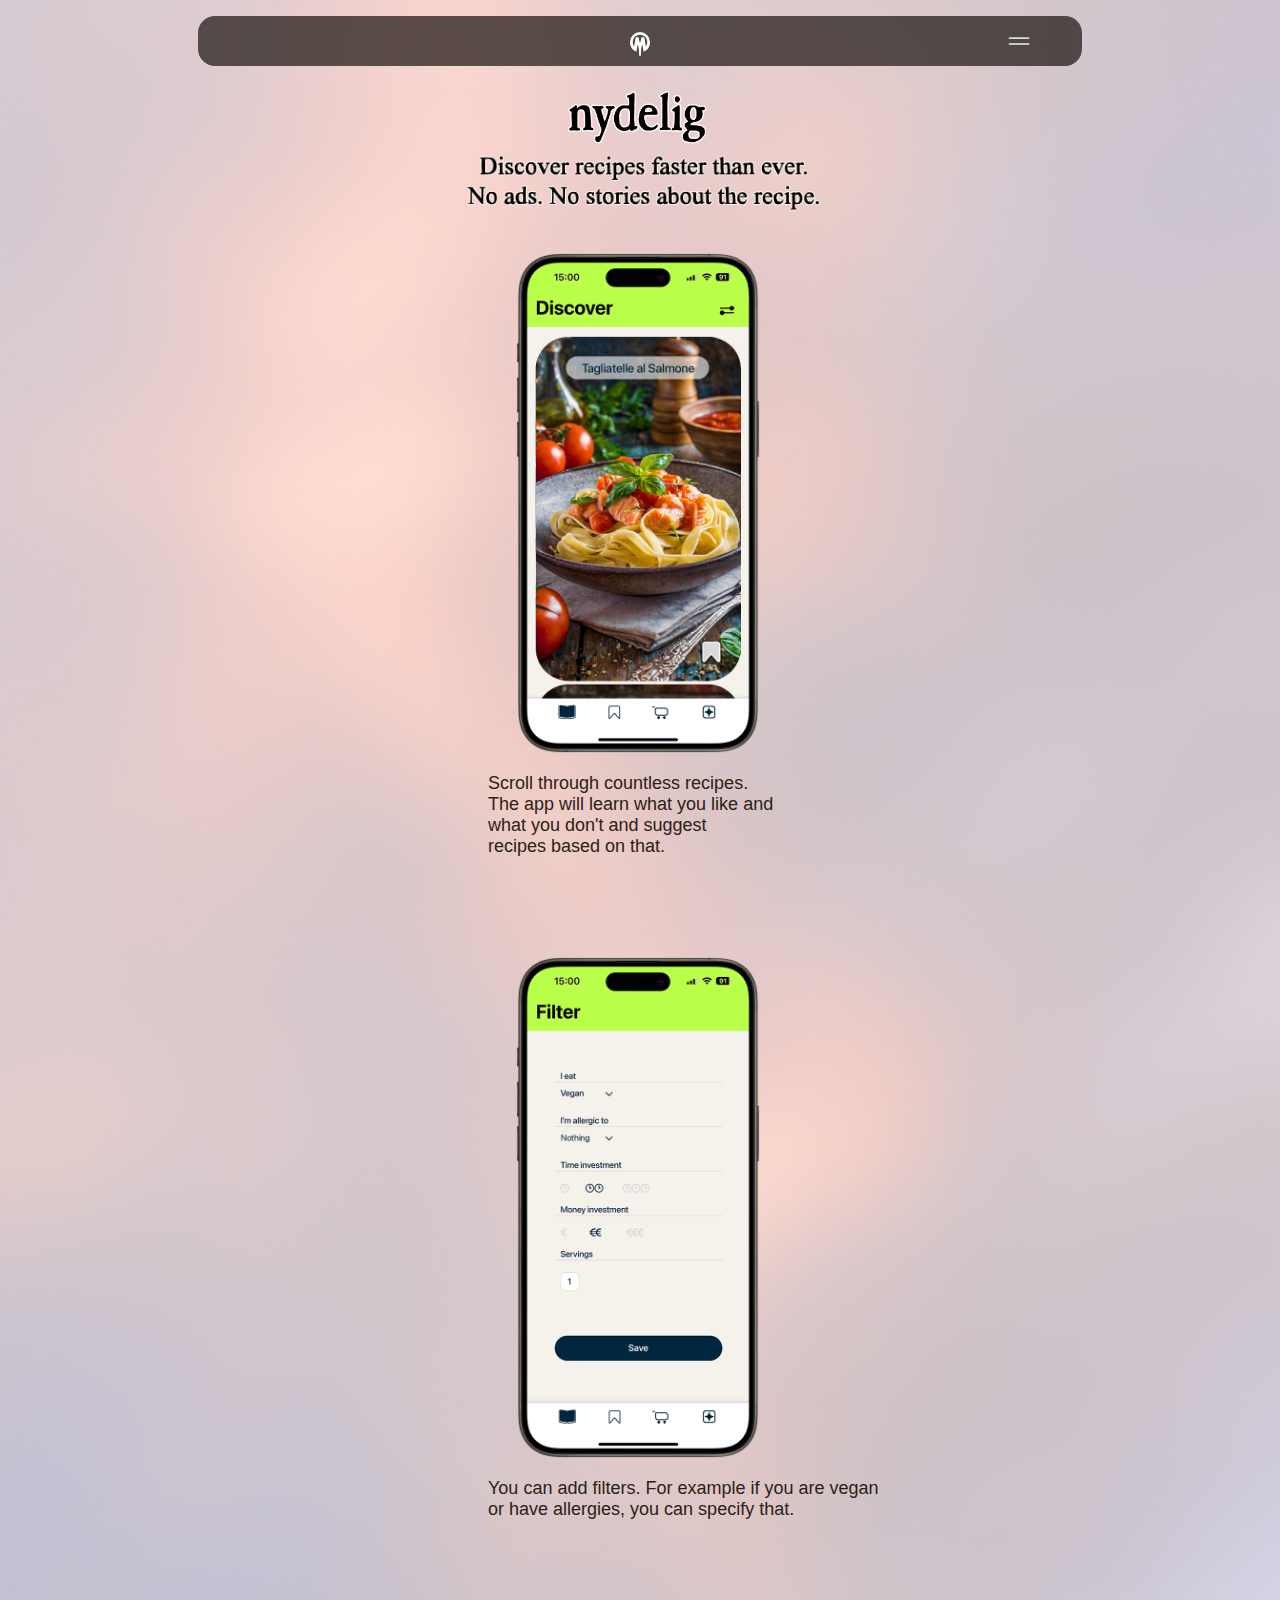
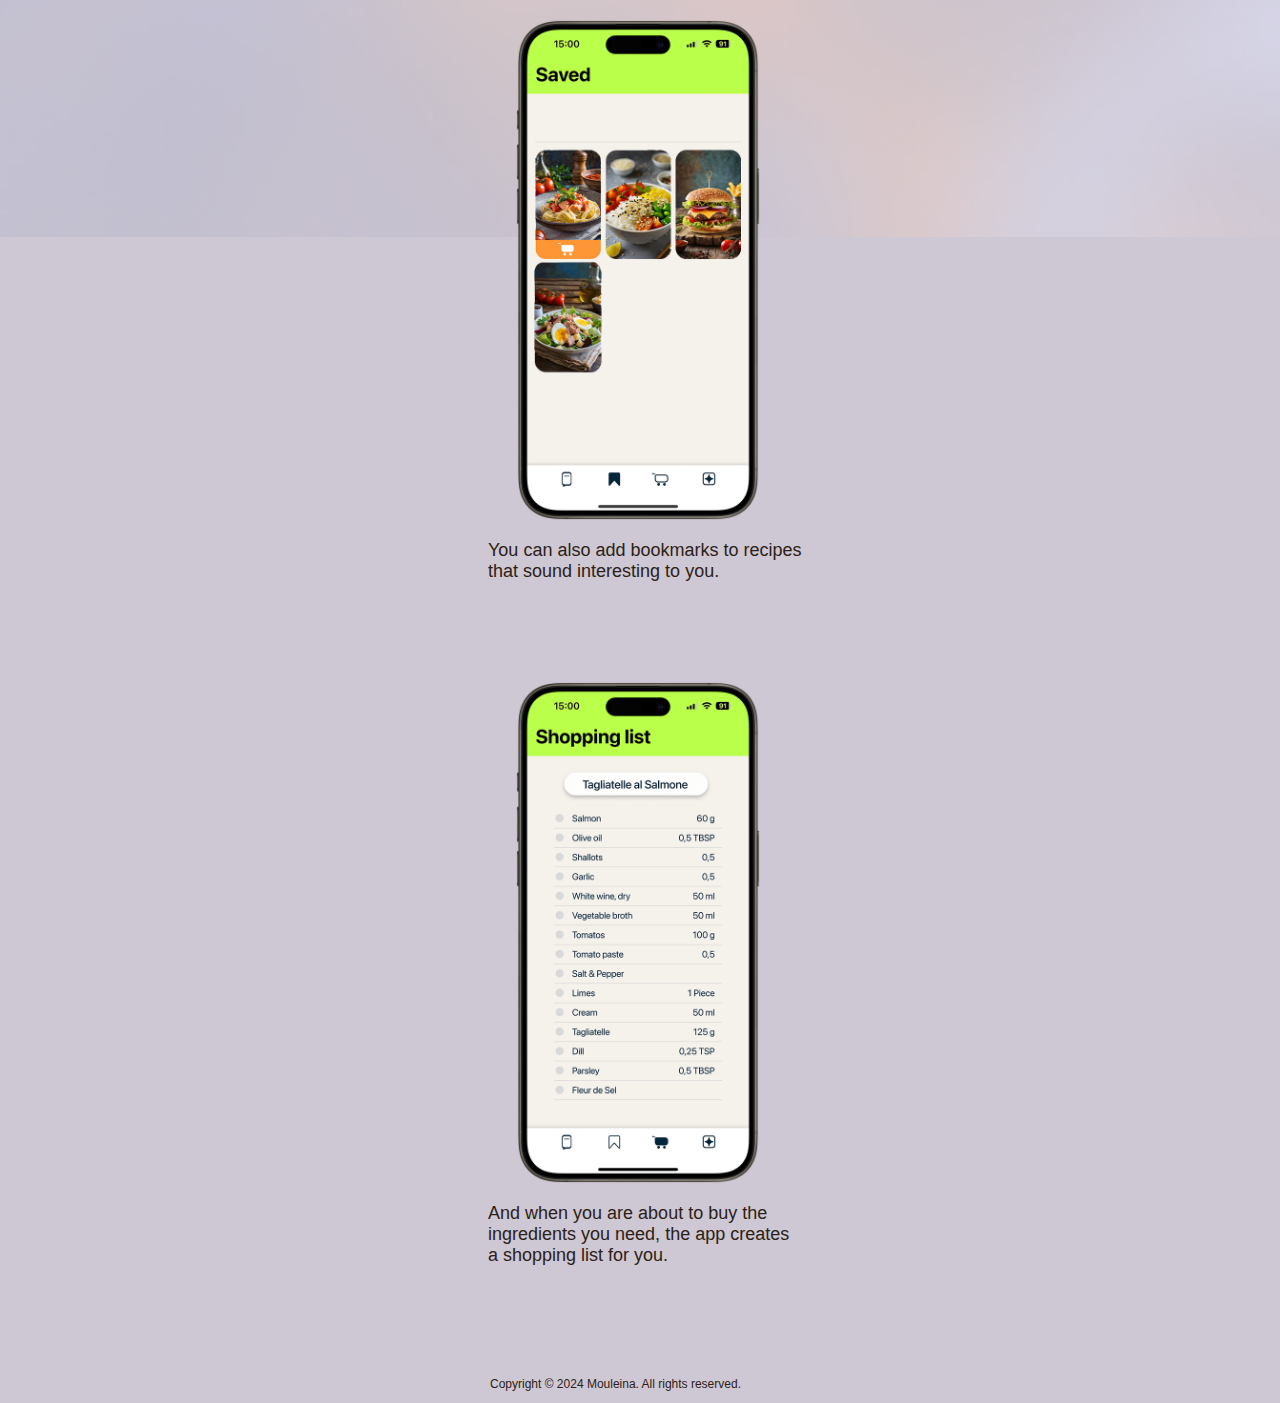
<file: index.html>
<!DOCTYPE html>
<html lang="en-US">
<head>
    <meta charset="UTF-8">
    <meta name="viewport" content="width=device-width, initial-scale=1.0">
    <title>Mouleina</title>
    <link rel="apple-touch-icon" sizes="180x180" href="icon/apple-touch-icon.png">
    <link rel="icon" type="image/png" sizes="32x32" href="icon/32x32.png">
    <link rel="icon" type="image/png" sizes="16x16" href="icon/16x16.png">
    <link rel="manifest" href="icon/site.webmanifest">
    <link rel="mask-icon" href="icon/safari-pinned-tab.svg" color="#000000">
    <meta name="msapplication-TileColor" content="#ffffff">
    <meta name="theme-color" content="#150f0a">
    <meta name="apple-mobile-web-app-status-bar-style" content="default">
    <meta name="viewport" content="width=device-width, initial-scale=1.0">
    <link rel="stylesheet" href="style.css"> 
</head>

<body>
  <div class="header-container">
    <div class="header">
            <center>
                <img src="header/Mouleina.svg" alt="Logo">
            </center>
        </div>
      </div>
    <button class="menu-toggle"></button>
    <ul class="nav-vertikal">
        <li><a class="nav-vertikal_z1" href="index.html">Nydelig</a></li>
        <li><a class="nav-vertikal_z2" href="menu_sites/about.html">About</a></li>
        <li><a class="nav-vertikal_z3" href="menu_sites/jobs.html">Jobs</a></li>
        <li><a class="nav-vertikal_z4" href="mailto:investment@mouleina.com">Investment</a></li>
        <li><a class="nav-vertikal_z5" href="menu_sites/terms_of_use.html">Terms of Use</a></li>
    </ul>

    <div>
        <img src="images/000.png" alt="Nydelig" class="nydelig_000">
        <img src="images/slogan.png" alt="Slogan" class="slogan">
        <img src="images/111.png" alt="Discover" class="centered-image_1">
        <p class="image-text_z1">Scroll through countless recipes.</p>
        <p class="image-text_z2">The app will learn what you like and</p> 
        <p class="image-text_z3">what you don't and suggest</p> 
        <p class="image-text_z4">recipes based on that.</p>
      </div>
      
      <div>
        <img src="images/222.png" alt="Filter" class="centered-image_2">
        <p class="image-text_z5">You can add filters. For example if you are vegan</p>
        <p class="image-text_z6">or have allergies, you can specify that.</p>
      </div>
      
      <div>
        <img src="images/333.png" alt="Saved" class="centered-image_3">
        <p class="image-text_z7">You can also add bookmarks to recipes</p>
        <p class="image-text_z8">that sound interesting to you.</p>
      </div>
      
      <div>
        <img src="images/444.png" alt="Shopping list" class="centered-image_4">
            <p class="image-text_z9">And when you are about to buy the</p>
            <p class="image-text_z10">ingredients you need, the app creates</p>
            <p class="image-text_z11">a shopping list for you.</p>
            <p class="footer">Copyright © 2024 Mouleina. All rights reserved.</p>
      </div>

    <script>
    document.addEventListener('DOMContentLoaded', function() {
        var menuToggle = document.querySelector('.menu-toggle');
        var nav = document.querySelector('.nav-vertikal');

        menuToggle.addEventListener('click', function() {
            nav.classList.toggle('active');
        });
    });
    </script>
</body>
</html>
</file>
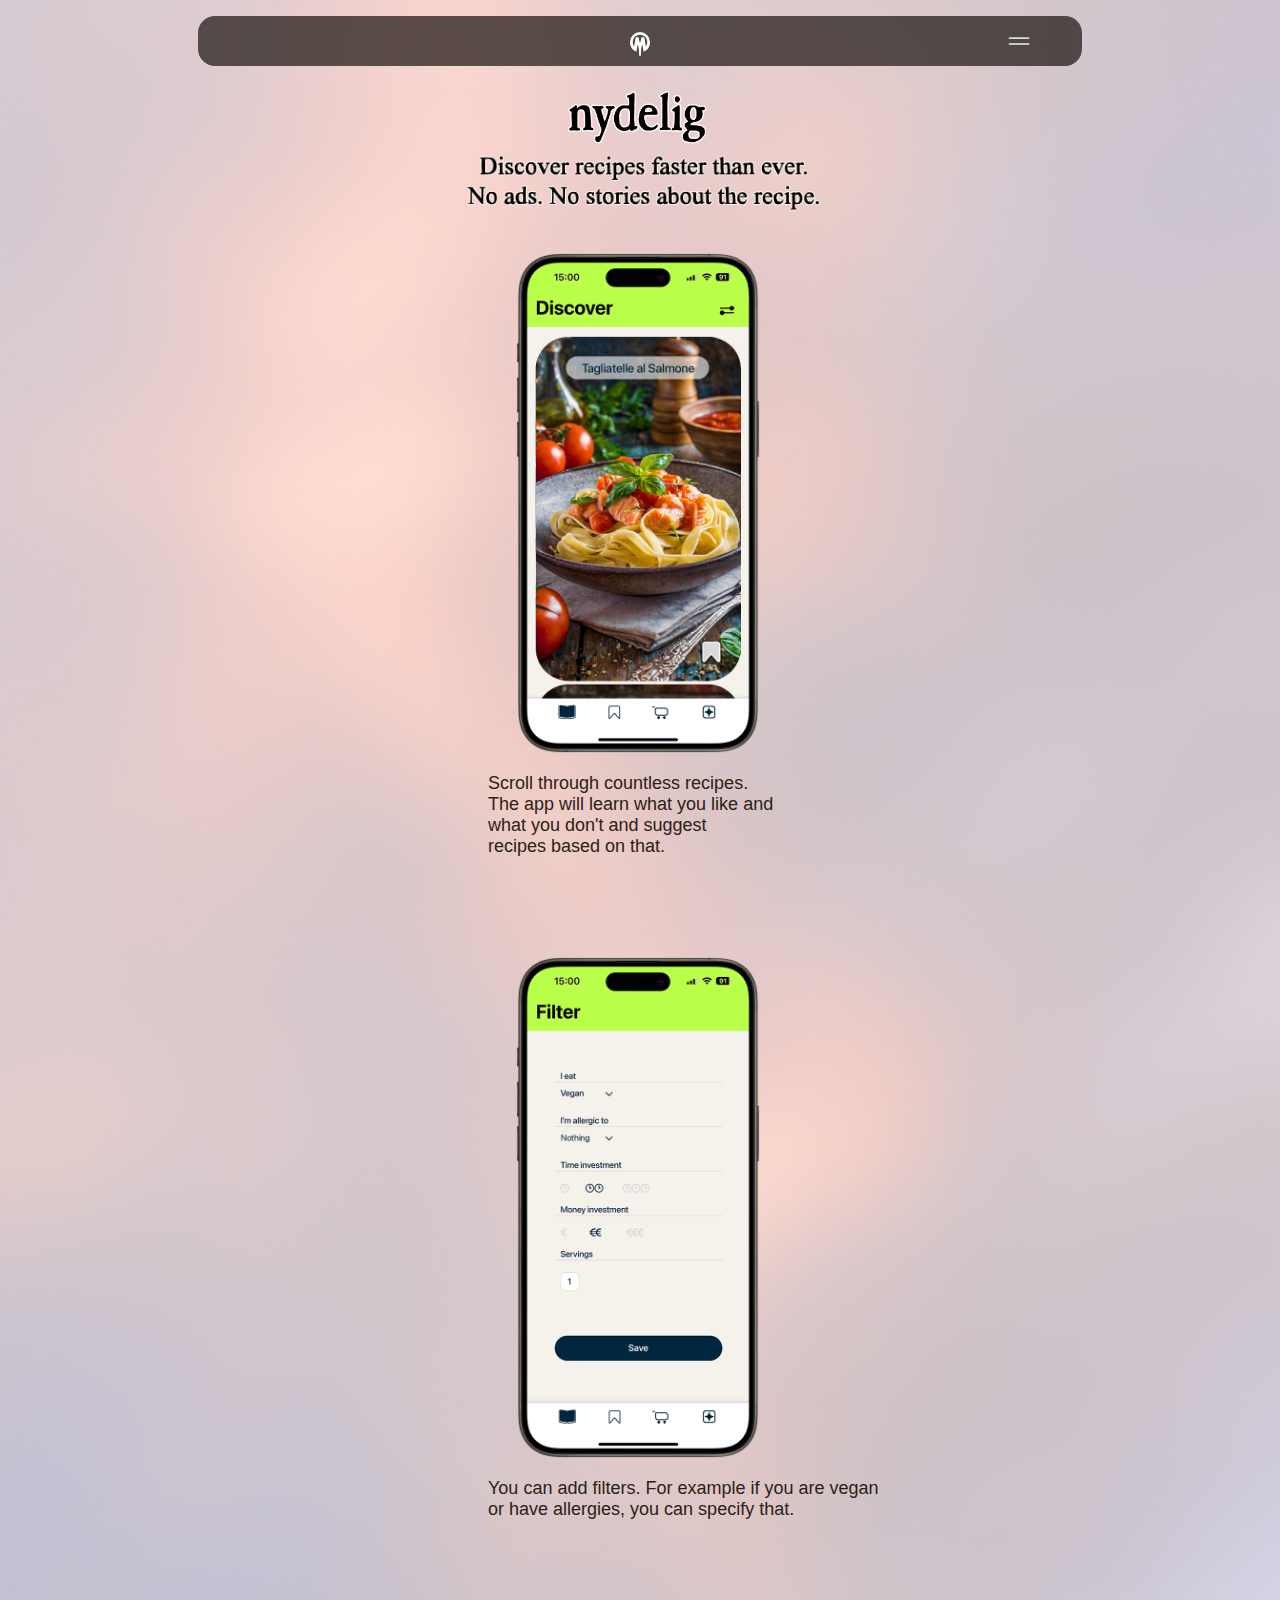
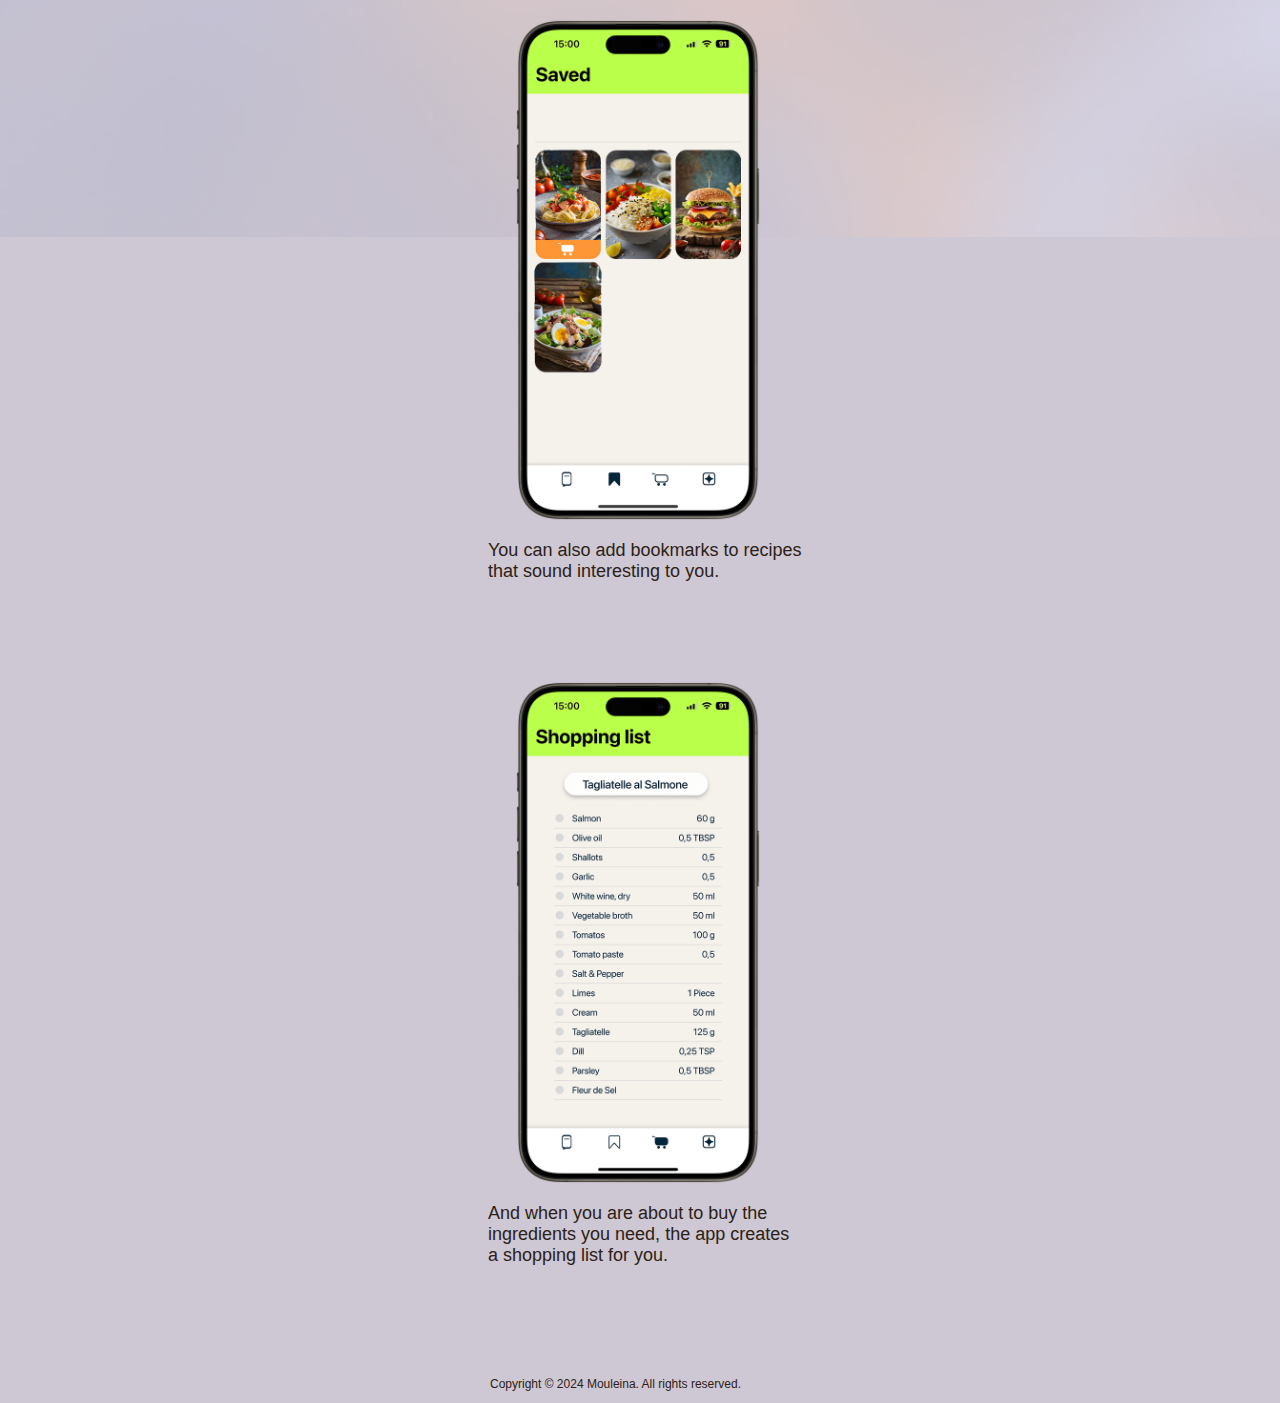
<file: Mouleina.html>
<!DOCTYPE html>
<html lang="en-US">
<head>
    <meta charset="UTF-8">
    <meta name="viewport" content="width=device-width, initial-scale=1.0">
    <title>Mouleina</title>
    <link rel="apple-touch-icon" sizes="180x180" href="icon/apple-touch-icon.png">
    <link rel="icon" type="image/png" sizes="32x32" href="icon/32x32.png">
    <link rel="icon" type="image/png" sizes="16x16" href="icon/16x16.png">
    <link rel="manifest" href="icon/site.webmanifest">
    <link rel="mask-icon" href="icon/safari-pinned-tab.svg" color="#000000">
    <meta name="msapplication-TileColor" content="#ffffff">
    <meta name="theme-color" content="#150f0a">
    <meta name="apple-mobile-web-app-status-bar-style" content="default">
    <meta name="viewport" content="width=device-width, initial-scale=1.0">
    <link rel="stylesheet" href="mouleina.css"> 
</head>

<body>
  <div class="header-container">
    <div class="header">
            <center>
                <img src="header/Mouleina.svg" alt="Logo">
            </center>
        </div>
      </div>
    <button class="menu-toggle"></button>
    <ul class="nav-vertikal">
        <li><a class="nav-vertikal_z1" href="Mouleina.html">Nydelig</a></li>
        <li><a class="nav-vertikal_z2" href="menu_sites/about.html">About</a></li>
        <li><a class="nav-vertikal_z3" href="menu_sites/jobs.html">Jobs</a></li>
        <li><a class="nav-vertikal_z4" href="mailto:investment@mouleina.com">Investment</a></li>
        <li><a class="nav-vertikal_z5" href="menu_sites/terms_of_use.html">Terms of Use</a></li>
    </ul>

    <div>
        <img src="images/000.png" alt="Nydelig" class="nydelig_000">
        <img src="images/slogan.png" alt="Slogan" class="slogan">
        <img src="images/111.png" alt="Discover" class="centered-image_1">
        <p class="image-text_z1">Scroll through countless recipes.</p>
        <p class="image-text_z2">The app will learn what you like and</p> 
        <p class="image-text_z3">what you don't and suggest</p> 
        <p class="image-text_z4">recipes based on that.</p>
      </div>
      
      <div>
        <img src="images/222.png" alt="Filter" class="centered-image_2">
        <p class="image-text_z5">You can add filters. For example if you are vegan</p>
        <p class="image-text_z6">or have allergies, you can specify that.</p>
      </div>
      
      <div>
        <img src="images/333.png" alt="Saved" class="centered-image_3">
        <p class="image-text_z7">You can also add bookmarks to recipes</p>
        <p class="image-text_z8">that sound interesting to you.</p>
      </div>
      
      <div>
        <img src="images/444.png" alt="Shopping list" class="centered-image_4">
            <p class="image-text_z9">And when you are about to buy the</p>
            <p class="image-text_z10">ingredients you need, the app creates</p>
            <p class="image-text_z11">a shopping list for you.</p>
            <p class="footer">Copyright © 2024 Mouleina. All rights reserved.</p>
      </div>

    <script>
    document.addEventListener('DOMContentLoaded', function() {
        var menuToggle = document.querySelector('.menu-toggle');
        var nav = document.querySelector('.nav-vertikal');

        menuToggle.addEventListener('click', function() {
            nav.classList.toggle('active');
        });
    });
    </script>
</body>
</html>
</file>
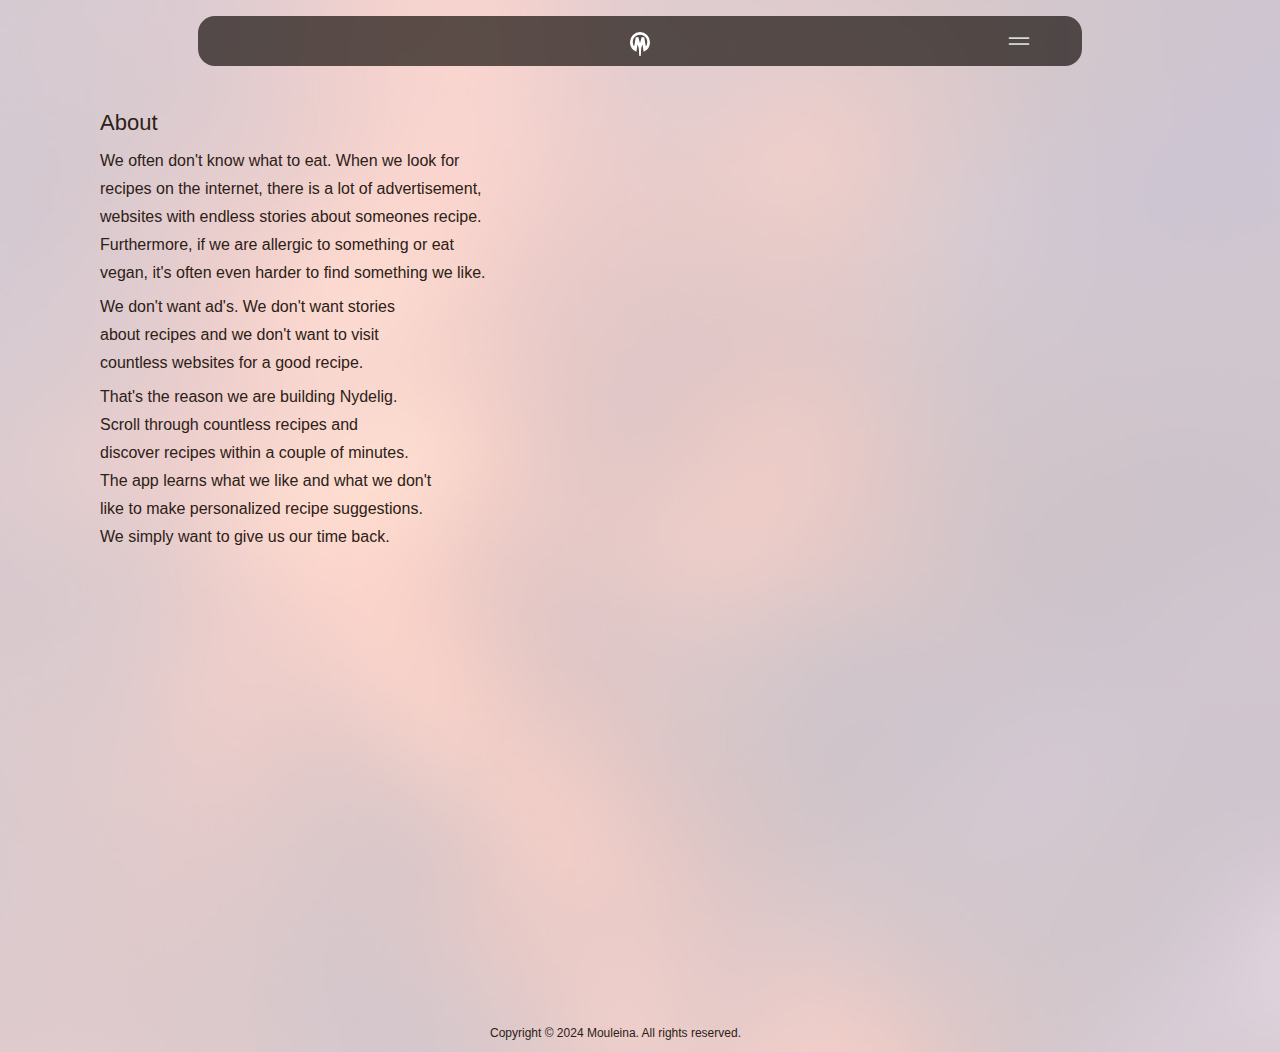
<file: menu_sites/about.html>
<!DOCTYPE html>
<html lang="en-US">
<head>
    <meta charset="UTF-8">
    <meta name="viewport" content="width=device-width, initial-scale=1.0">
    <title>About - Mouleina</title>
    <link rel="apple-touch-icon" sizes="180x180" href="icon/apple-touch-icon.png">
    <link rel="icon" type="image/png" sizes="32x32" href="icon/32x32.png">
    <link rel="icon" type="image/png" sizes="16x16" href="icon/16x16.png">
    <link rel="manifest" href="icon/site.webmanifest">
    <link rel="mask-icon" href="icon/safari-pinned-tab.svg" color="#000000">
    <meta name="msapplication-TileColor" content="#ffffff">
    <meta name="theme-color" content="#150f0a">
    <meta name="apple-mobile-web-app-status-bar-style" content="default">
    <meta name="viewport" content="width=device-width, initial-scale=1.0">
    <link rel="stylesheet" href="about.css"> 
</head>

<body>
  <div class="header-container">
    <div class="header">
            <center>
              <a href="../index.html">
                <img src="header/Mouleina.svg" alt="Logo"> </a>
            </center>
        </div>
      </div>
    <button class="menu-toggle"></button>
    <ul class="nav-vertikal">
      <li><a class="nav-vertikal_z1" href="../index.html">Nydelig</a></li>
      <li><a class="nav-vertikal_z2" href="about.html">About</a></li>
      <li><a class="nav-vertikal_z3" href="jobs.html">Jobs</a></li>
      <li><a class="nav-vertikal_z4" href="mailto:investment@mouleina.com">Investment</a></li>
      <li><a class="nav-vertikal_z5" href="terms_of_use.html">Terms of Use</a></li>
    </ul>
      
    <div>
      <p class="h1"> About </p>
      <p>       </p>
      <p class="text">We often don't know what to eat. When we look for</p>
      <p class="text">recipes on the internet, there is a lot of advertisement,</p>
      <p class="text">websites with endless stories about someones recipe.</p>
      <p class="text">Furthermore, if we are allergic to something or eat</p>
      <p class="text">vegan, it's often even harder to find something we like.</p>
      <p>       </p>
      <p class="text">We don't want ad's. We don't want stories</p>
      <p class="text">about recipes and we don't want to visit</p>
      <p class="text">countless websites for a good recipe.</p>
      <p>       </p>
      <p class="text">That's the reason we are building Nydelig.</p>
      <p class="text">Scroll through countless recipes and</p>
      <p class="text">discover recipes within a couple of minutes.</p>
      <p class="text">The app learns what we like and what we don't</p>
      <p class="text">like to make personalized recipe suggestions.</p>
      <p class="text">We simply want to give us our time back.</p>

      <p class="footer">Copyright © 2024 Mouleina. All rights reserved.</p>
   </div>

    <script>
    document.addEventListener('DOMContentLoaded', function() {
        var menuToggle = document.querySelector('.menu-toggle');
        var nav = document.querySelector('.nav-vertikal');

        menuToggle.addEventListener('click', function() {
            nav.classList.toggle('active');
        });
    });
    </script>
</body>
</html>
</file>
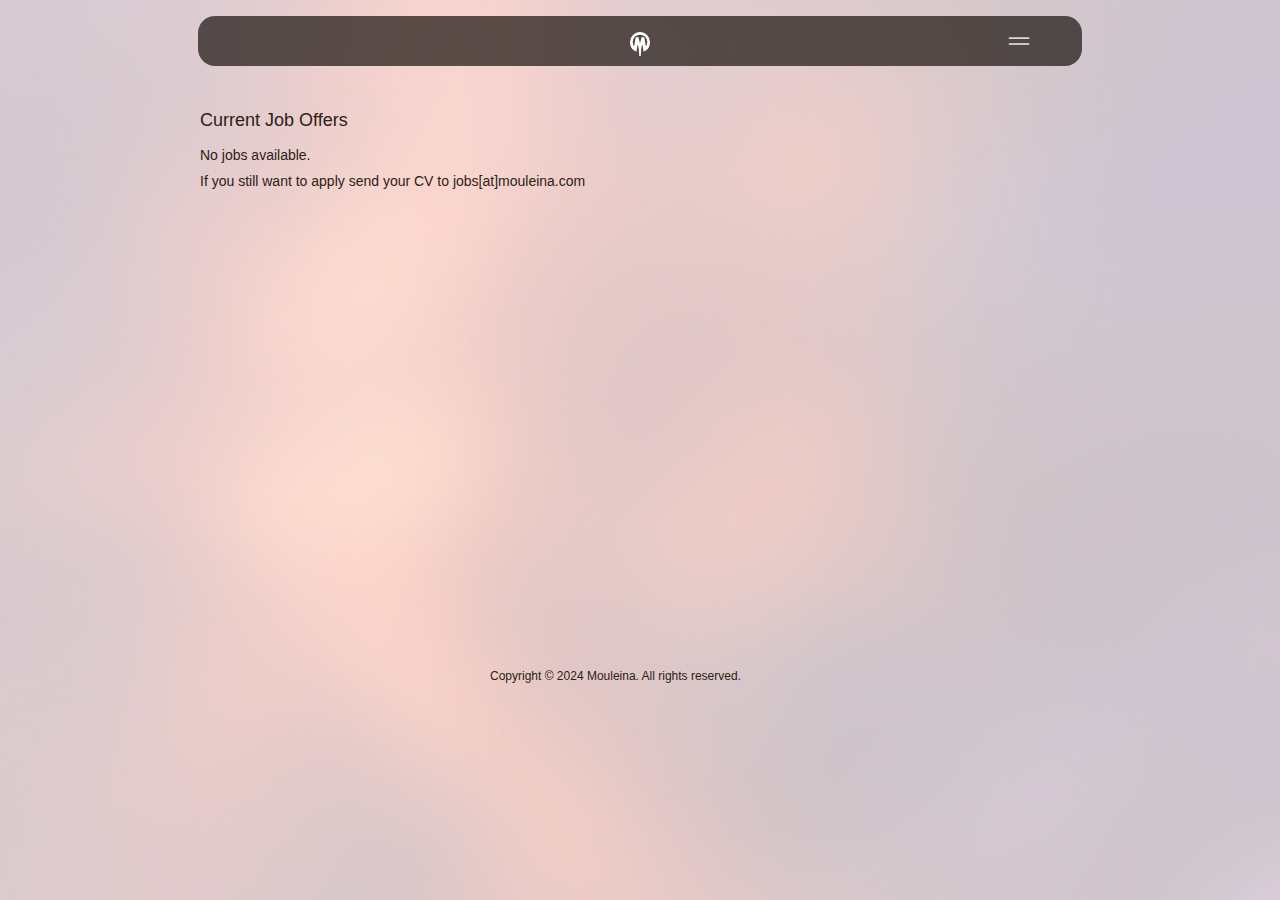
<file: menu_sites/jobs.html>
<!DOCTYPE html>
<html lang="en-US">
<head>
    <meta charset="UTF-8">
    <meta name="viewport" content="width=device-width, initial-scale=1.0">
    <title>Jobs - Mouleina</title>
    <link rel="apple-touch-icon" sizes="180x180" href="icon/apple-touch-icon.png">
    <link rel="icon" type="image/png" sizes="32x32" href="icon/32x32.png">
    <link rel="icon" type="image/png" sizes="16x16" href="icon/16x16.png">
    <link rel="manifest" href="icon/site.webmanifest">
    <link rel="mask-icon" href="icon/safari-pinned-tab.svg" color="#000000">
    <meta name="msapplication-TileColor" content="#ffffff">
    <meta name="theme-color" content="#150f0a">
    <meta name="apple-mobile-web-app-status-bar-style" content="default">
    <meta name="viewport" content="width=device-width, initial-scale=1.0">
    <link rel="stylesheet" href="jobs.css">  
</head>

<body>
  <div class="header-container">
    <div class="header">
            <center>
              <a href="../index.html">
                <img src="header/Mouleina.svg" alt="Logo"> </a>
            </center>
        </div>
      </div>
    <button class="menu-toggle"></button>
    <ul class="nav-vertikal">
      <li><a class="nav-vertikal_z1" href="../index.html">Nydelig</a></li>
      <li><a class="nav-vertikal_z2" href="about.html">About</a></li>
      <li><a class="nav-vertikal_z3" href="jobs.html">Jobs</a></li>
      <li><a class="nav-vertikal_z4" href="mailto:investment@mouleina.com">Investment</a></li>
      <li><a class="nav-vertikal_z5" href="terms_of_use.html">Terms of Use</a></li>
    </ul>

    
    <div>
      <p class="h1">Current Job Offers</p>
      <p>       </p>
      <p class="text">No jobs available.</p>
      <p class="text">If you still want to apply send your CV to jobs[at]mouleina.com</p>
      <p class="footer">Copyright © 2024 Mouleina. All rights reserved.</p>
    </div>

    <script>
    document.addEventListener('DOMContentLoaded', function() {
        var menuToggle = document.querySelector('.menu-toggle');
        var nav = document.querySelector('.nav-vertikal');

        menuToggle.addEventListener('click', function() {
            nav.classList.toggle('active');
        });
    });
    </script>
</body>
</html>
</file>
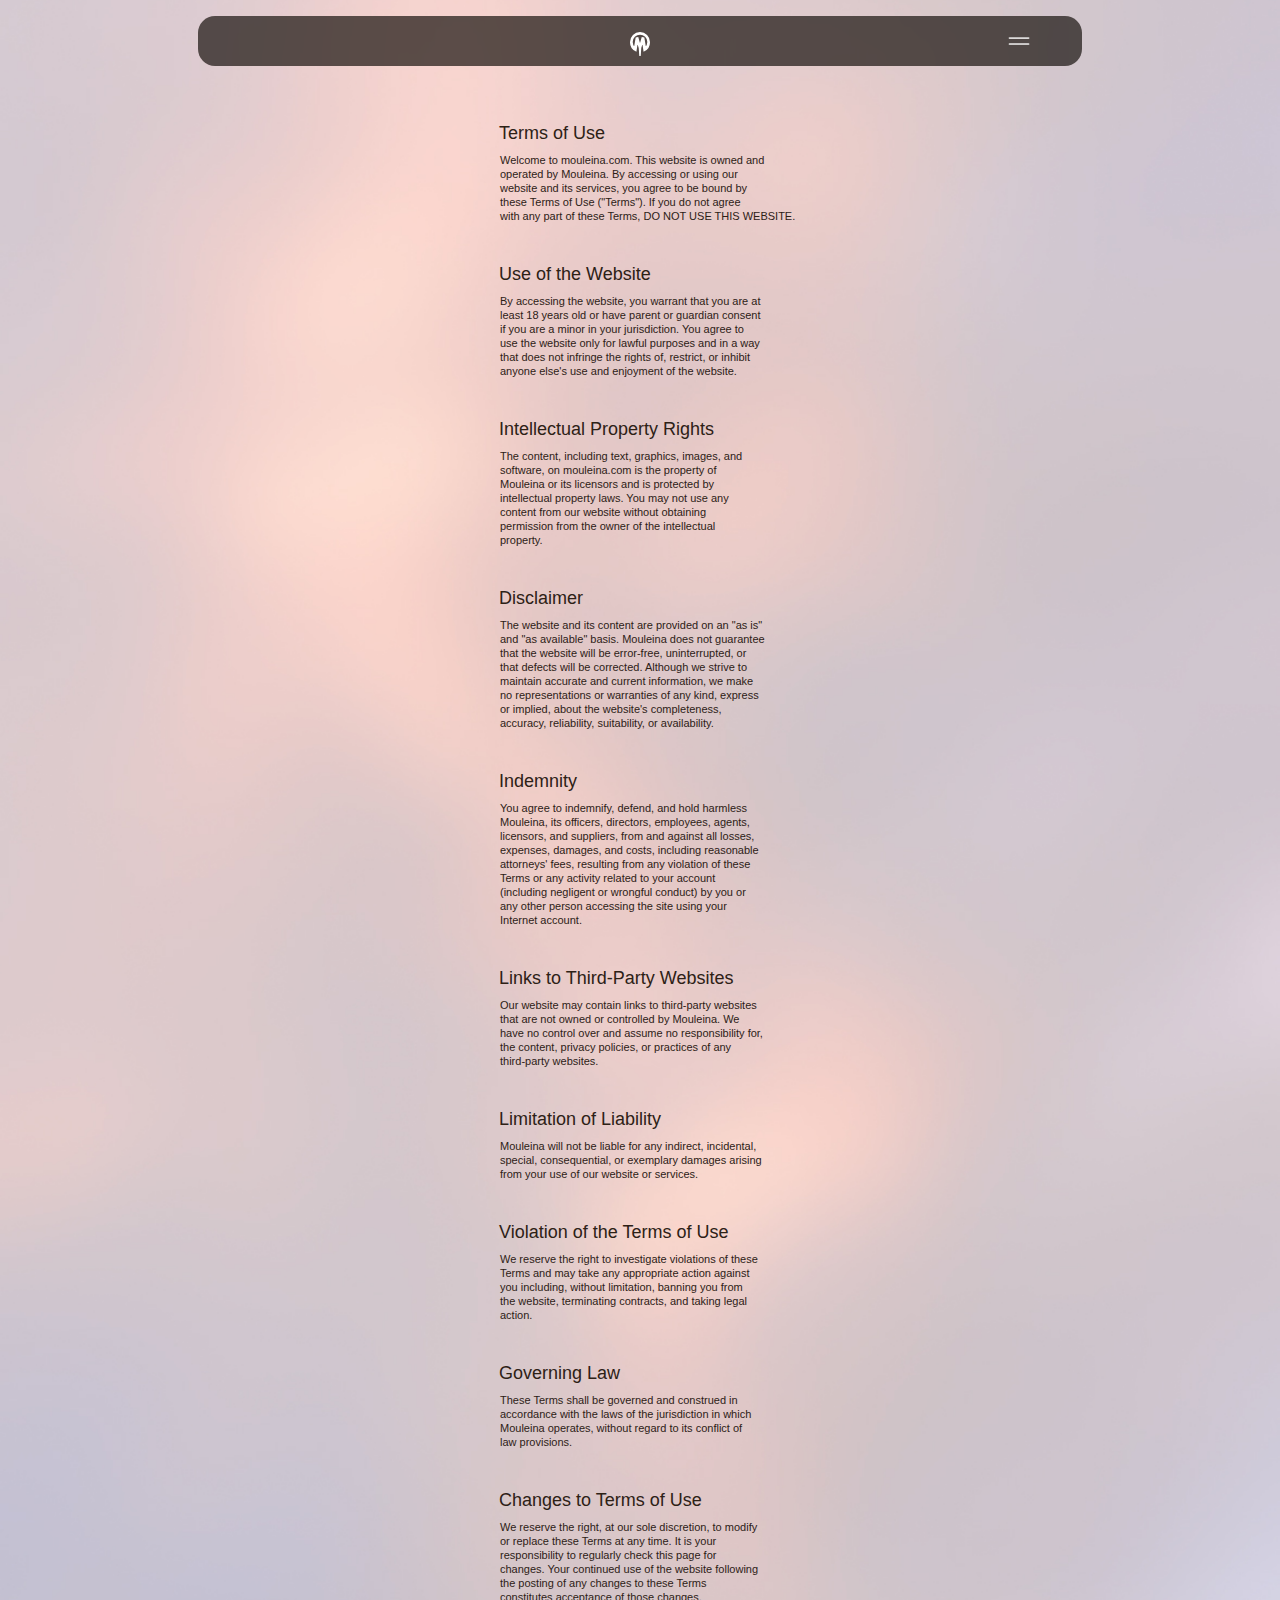
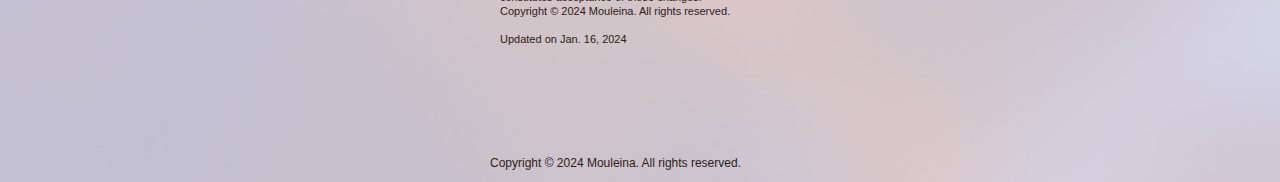
<file: menu_sites/terms_of_use.html>
<!DOCTYPE html>
<html lang="en-US">
<head>
    <meta charset="UTF-8">
    <meta name="viewport" content="width=device-width, initial-scale=1.0">
    <title>Terms - Mouleina</title>
    <link rel="apple-touch-icon" sizes="180x180" href="icon/apple-touch-icon.png">
    <link rel="icon" type="image/png" sizes="32x32" href="icon/32x32.png">
    <link rel="icon" type="image/png" sizes="16x16" href="icon/16x16.png">
    <link rel="manifest" href="icon/site.webmanifest">
    <link rel="mask-icon" href="icon/safari-pinned-tab.svg" color="#000000">
    <meta name="msapplication-TileColor" content="#ffffff">
    <meta name="theme-color" content="#150f0a">
    <meta name="apple-mobile-web-app-status-bar-style" content="default">
    <meta name="viewport" content="width=device-width, initial-scale=1.0">
    <link rel="stylesheet" href="terms_of_use.css"> 
</head>

<body>
  <div class="header-container">
    <div class="header">
            <center>
              <a href="../index.html">
                <img src="header/Mouleina.svg" alt="Logo"> </a>
            </center>
        </div>
      </div>
    <button class="menu-toggle"></button>
    <ul class="nav-vertikal">
        <li><a class="nav-vertikal_z1" href="../index.html">Nydelig</a></li>
        <li><a class="nav-vertikal_z2" href="about.html">About</a></li>
        <li><a class="nav-vertikal_z3" href="jobs.html">Jobs</a></li>
        <li><a class="nav-vertikal_z4" href="mailto:investment@mouleina.com">Investment</a></li>
        <li><a class="nav-vertikal_z5" href="terms_of_use.html">Terms of Use</a></li>
    </ul>

    <div>
      <p class="tou_h1">Terms of Use</p>
      <p class="tou">Welcome to mouleina.com. This website is owned and</p>
      <p class="tou">operated by Mouleina. By accessing or using our</p>
      <p class="tou">website and its services, you agree to be bound by</p> 
      <p class="tou">these Terms of Use ("Terms"). If you do not agree </p> 
      <p class="tou">with any part of these Terms, DO NOT USE THIS WEBSITE.</p> 
      <p>       </p> 
      <p class="tou_h">Use of the Website</p> 
      <p class="tou">By accessing the website, you warrant that you are at</p> 
      <p class="tou">least 18 years old or have parent or guardian consent</p> 
      <p class="tou">if you are a minor in your jurisdiction. You agree to</p> 
      <p class="tou">use the website only for lawful purposes and in a way</p> 
      <p class="tou">that does not infringe the rights of, restrict, or inhibit</p> 
      <p class="tou">anyone else's use and enjoyment of the website.</p> 
      <p>       </p> 
      <p class="tou_h">Intellectual Property Rights</p> 
      <p class="tou">The content, including text, graphics, images, and</p> 
      <p class="tou">software, on mouleina.com is the property of</p> 
      <p class="tou">Mouleina or its licensors and is protected by</p> 
      <p class="tou">intellectual property laws. You may not use any</p> 
      <p class="tou">content from our website without obtaining</p> 
      <p class="tou">permission from the owner of the intellectual</p> 
      <p class="tou">property.</p> 
      <p>       </p> 
      <p class="tou_h">Disclaimer</p> 
      <p class="tou">The website and its content are provided on an "as is"</p> 
      <p class="tou">and "as available" basis. Mouleina does not guarantee</p> 
      <p class="tou">that the website will be error-free, uninterrupted, or</p> 
      <p class="tou">that defects will be corrected. Although we strive to</p> 
      <p class="tou">maintain accurate and current information, we make</p> 
      <p class="tou">no representations or warranties of any kind, express</p> 
      <p class="tou">or implied, about the website's completeness,</p> 
      <p class="tou">accuracy, reliability, suitability, or availability.</p> 
      <p>       </p> 
      <p class="tou_h">Indemnity</p> 
      <p class="tou">You agree to indemnify, defend, and hold harmless</p> 
      <p class="tou">Mouleina, its officers, directors, employees, agents,</p> 
      <p class="tou">licensors, and suppliers, from and against all losses,</p> 
      <p class="tou">expenses, damages, and costs, including reasonable</p> 
      <p class="tou">attorneys' fees, resulting from any violation of these</p> 
      <p class="tou">Terms or any activity related to your account</p> 
      <p class="tou">(including negligent or wrongful conduct) by you or</p> 
      <p class="tou">any other person accessing the site using your</p> 
      <p class="tou">Internet account.</p> 
      <p>       </p> 
      <p class="tou_h">Links to Third-Party Websites</p> 
      <p class="tou">Our website may contain links to third-party websites</p> 
      <p class="tou">that are not owned or controlled by Mouleina. We</p> 
      <p class="tou">have no control over and assume no responsibility for,</p> 
      <p class="tou">the content, privacy policies, or practices of any</p> 
      <p class="tou">third-party websites.</p> 
      <p>       </p> 
      <p class="tou_h">Limitation of Liability</p> 
      <p class="tou">Mouleina will not be liable for any indirect, incidental,</p> 
      <p class="tou">special, consequential, or exemplary damages arising</p> 
      <p class="tou">from your use of our website or services.</p> 
      <p>       </p> 
      <p class="tou_h">Violation of the Terms of Use</p> 
      <p class="tou">We reserve the right to investigate violations of these</p> 
      <p class="tou">Terms and may take any appropriate action against</p> 
      <p class="tou">you including, without limitation, banning you from</p> 
      <p class="tou">the website, terminating contracts, and taking legal</p> 
      <p class="tou">action.</p> 
      <p>       </p> 
      <p class="tou_h">Governing Law</p> 
      <p class="tou">These Terms shall be governed and construed in</p> 
      <p class="tou">accordance with the laws of the jurisdiction in which</p> 
      <p class="tou">Mouleina operates, without regard to its conflict of</p> 
      <p class="tou">law provisions.</p> 
      <p>       </p> 
      <p class="tou_h">Changes to Terms of Use</p> 
      <p class="tou">We reserve the right, at our sole discretion, to modify</p> 
      <p class="tou">or replace these Terms at any time. It is your</p> 
      <p class="tou">responsibility to regularly check this page for</p> 
      <p class="tou">changes. Your continued use of the website following</p> 
      <p class="tou">the posting of any changes to these Terms</p> 
      <p class="tou">constitutes acceptance of those changes.</p> 
      <p class="tou">Copyright © 2024 Mouleina. All rights reserved.</p> 
      <p>       </p> 
      <p class="tou">Updated on Jan. 16, 2024</p> 

      <p class="footer">Copyright © 2024 Mouleina. All rights reserved.</p>
   </div>

    <script>
    document.addEventListener('DOMContentLoaded', function() {
        var menuToggle = document.querySelector('.menu-toggle');
        var nav = document.querySelector('.nav-vertikal');

        menuToggle.addEventListener('click', function() {
            nav.classList.toggle('active');
        });
    });
    </script>
</body>
</html>
</file>
<file: style.css>
body {
    background-color: #cec8d4;  /* background color universal */
    font-family: Arial, Helvetica, sans-serif;
  }
@media (prefers-color-scheme: dark) {
    body {
        background-color: #2d2116;  /* background color universal */
        font-family: Arial, Helvetica, sans-serif;
    }
}
/* Other 50*/
@media only screen and (min-width: 50px) {
    body {
        margin: 0;
        padding: 0;
        background-image: url('images/Lights.jpg');
        background-size: cover;
        background-position: center;
        background-repeat: no-repeat;
        background-attachment: fixed;
        background-color: #cec8d4; 
        }
        @media (prefers-color-scheme: dark) {
        body {
            margin: 0;
            padding: 0;
            background-image: url('images/Dark.jpg');
            background-size: cover;
            background-position: center;
            background-repeat: no-repeat;
            background-attachment: fixed;
            background-color: #2d2116; 
            }
        }

                .centered-image_1 {
                    padding: 0x;
                    box-sizing: border-box;
                    display: block;
                    margin-top: 0px;
                    width: 3%;
                    position:static;
                    }
                .centered-image_2, .centered-image_3, .centered-image_4 {
                    padding: 0px;
                    box-sizing: border-box;
                    display: block;
                    margin-top: 0px;
                    width: 3%;
                    position:static;
                    }

        .nydelig_000 {
            box-sizing: border-box;
            display: block;
            margin-top: 50px;
            margin-left: 0px;
            width: 2%;
            position: static;
            }

            .slogan {
                padding: 33px;
                box-sizing: border-box;
                display: block;
                margin-top: -69px;
                margin-left: 0px;
                width: 3%;
                position: static;
                }
                    .image-text_z1, .image-text_z5, .image-text_z7, .image-text_z9 {
                        text-align: left; 
                        margin-top: 1px;
                        margin-left: 0px;
                        margin-bottom: 30px;
                        color: #2d2116;
                        font-size: 4px;
                        }
                    .image-text_z2, .image-text_z3, .image-text_z4, .image-text_z6, .image-text_z8, .image-text_z10, .image-text_z11 {
                        text-align: left; 
                        margin-top: 1px;
                        margin-left: 0px;
                        margin-bottom: 30px;
                        color: #2d2116;
                        font-size: 4px;
                        }


                        @media (prefers-color-scheme: dark) {

                        .image-text_z1, .image-text_z5, .image-text_z7, .image-text_z9 {
                            text-align: left; 
                            margin-top: 1px;
                            margin-left: 0px;
                            margin-bottom: 30px;
                            color: #FFF6ED;
                            font-size: 4px;
                            }

                            .image-text_z2, .image-text_z3, .image-text_z4, .image-text_z6, .image-text_z8, .image-text_z10, .image-text_z11 {
                                text-align: left; 
                                margin-top: 1px;
                                margin-left: 0px;
                                margin-bottom: 30px;
                                color: #FFF6ED;
                                font-size: 4px;
                                }
                            }

                .footer {
                    text-align: left; 
                    margin-top: 90px; 
                    margin-left: 2px;
                    color: #2d2116; 
                    font-size: 2px;
                    }
                    @media (prefers-color-scheme: dark) {

                    .footer {
                        text-align: left; 
                        margin-top: 90px; 
                        margin-left: 2px;
                        color: #FFF6ED; 
                        font-size: 2px;
                        }
                    }

                        .header {
                            background: rgba(21, 15, 10, 0.69); 
                            backdrop-filter: blur(10px);
                            -webkit-backdrop-filter: blur(10px);
                            position: fixed;
                            width: 100%;
                            top: 0;
                            z-index: 1000;
                            height: 15px;
                            }
                        .header-container {
                            display: flex;
                            justify-content: center; 
                            position: fixed;
                            width: 100%; 
                            top: 0;
                            z-index: 1000; 
                            }
                        .header img {
                            max-height: 6px; 
                            margin-top: 0px;    
                            }

                                .menu-toggle {
                                    background-image: url('images/menu.png');
                                    background-size: cover;
                                    background-color: transparent;
                                    height: 10px;
                                    width: 10px;
                                    border: none;
                                    cursor: pointer;
                                    position: fixed;
                                    top: 5px; 
                                    right: 9px;
                                    z-index: 1001; 
                                    }

                    .nav-vertikal {
                        list-style-type: none;
                        position: fixed;
                        top: -17px; 
                        right: 0px; 
                        display: none;
                        padding: 0;
                        background: rgba(45, 33, 22, 0.85); 
                        -webkit-backdrop-filter: blur(17px);
                        backdrop-filter: blur(17px);
                        width: 100%;
                        height: 101%;
                        }
                    .nav-vertikal.active {
                        display: block;
                        }
                    .nav-vertikal li a {
                        display: block;
                        margin-top: 40px;
                        margin-bottom: -30px;
                        margin-right: 85px;
                        box-sizing: border-box;
                        text-decoration: none;
                        color: #FFF6ED;
                        text-align: right;
                        font-size: 5px;
                        }

                            .nav-vertikal_z1 {
                                margin-top: 242px;
                                }
                                .nav-vertikal_z2, .nav-vertikal_z3, .nav-vertikal_z4, .nav-vertikal_z5 {
                                margin-top: -200px;
                                }
}
/* Other 200*/
@media only screen and (min-width: 200px) {
    body {
        margin: 0;
        padding: 0;
        background-image: url('images/Lights.jpg');
        background-size: cover;
        background-position: center;
        background-repeat: no-repeat;
        background-attachment: fixed;
        background-color: #cec8d4; 
        }
        @media (prefers-color-scheme: dark) {
        body {
            margin: 0;
            padding: 0;
            background-image: url('images/Dark.jpg');
            background-size: cover;
            background-position: center;
            background-repeat: no-repeat;
            background-attachment: fixed;
            background-color: #2d2116; 
            }
        }

                .centered-image_1 {
                    padding: 69px;
                    box-sizing: border-box;
                    display: block;
                    margin-top: -102px;
                    margin-left: -10px;
                    width: 130%;
                    position:static;
                    }
                .centered-image_2, .centered-image_3, .centered-image_4 {
                    padding: 69px;
                    box-sizing: border-box;
                    display: block;
                    margin-top: -22px;
                    margin-left: -10px;
                    width: 130%;
                    position:static;
                    }

        .nydelig_000 {
            box-sizing: border-box;
            display: block;
            margin-top: 50px;
            margin-left: 71px;
            width: 33%;
            position: static;
            }

            .slogan {
                padding: 33px;
                box-sizing: border-box;
                display: block;
                margin-top: -53px;
                margin-left: 24px;
                width: 85%;
                position: static;
                }
                    .image-text_z1, .image-text_z5, .image-text_z7, .image-text_z9 {
                        text-align: left; 
                        margin-top: -50px;
                        margin-left: 40px;
                        margin-bottom: 30px;
                        color: #2d2116;
                        font-size: 9px;
                        }
                    .image-text_z2, .image-text_z3, .image-text_z4, .image-text_z6, .image-text_z8, .image-text_z10, .image-text_z11 {
                        text-align: left; 
                        margin-top: -30px;
                        margin-left: 40px;
                        margin-bottom: 30px;
                        color: #2d2116;
                        font-size: 9px;
                        }

                        @media (prefers-color-scheme: dark) {

                        .image-text_z1, .image-text_z5, .image-text_z7, .image-text_z9 {
                            text-align: left; 
                            margin-top: -50px;
                            margin-left: 40px;
                            margin-bottom: 30px;
                            color: #FFF6ED;
                            font-size: 9px;
                            }

                            .image-text_z2, .image-text_z3, .image-text_z4, .image-text_z6, .image-text_z8, .image-text_z10, .image-text_z11 {
                                text-align: left; 
                                margin-top: -30px;
                                margin-left: 40px;
                                margin-bottom: 30px;
                                color: #FFF6ED;
                                font-size: 9px;
                                }
                            }

                .footer {
                    text-align: left; 
                    margin-top: 111px; 
                    margin-left: 40px;
                    color: #2d2116;
                    font-size: 6px;
                    }
                    @media (prefers-color-scheme: dark) {

                    .footer {
                        text-align: left; 
                        margin-top: 111px; 
                        margin-left: 40px;
                        color: #FFF6ED; 
                        font-size: 6px;
                        }
                    }

                        .header {
                            background: rgba(21, 15, 10, 0.69); 
                            backdrop-filter: blur(10px);
                            -webkit-backdrop-filter: blur(10px);
                            position: fixed;
                            width: 100%;
                            top: 0;
                            z-index: 1000;
                            height: 20px;
                            }
                        .header-container {
                            display: flex;
                            justify-content: center; 
                            position: fixed;
                            width: 100%; 
                            top: 0;
                            z-index: 1000; 
                            }
                        .header img {
                            max-height: 12px; 
                            margin-top: 4px;    
                            }

                                .menu-toggle {
                                    background-image: url('images/menu.png');
                                    background-size: cover;
                                    background-color: transparent;
                                    height: 15px;
                                    width: 15px;
                                    border: none;
                                    cursor: pointer;
                                    position: fixed;
                                    top: 5px; 
                                    right: 9px;
                                    z-index: 1001; 
                                    }

                    .nav-vertikal {
                        list-style-type: none;
                        position: fixed;
                        top: -17px; 
                        right: 0px; 
                        display: none;
                        background: rgba(45, 33, 22, 0.85); 
                        -webkit-backdrop-filter: blur(17px);
                        backdrop-filter: blur(17px);
                        width: 100%;
                        height: 101%;
                        }
                    .nav-vertikal.active {
                        display: block;
                        }
                    .nav-vertikal li a {
                        display: block;
                        margin-top: 40px;
                        margin-bottom: -20px;
                        margin-right: 55px;
                        box-sizing: border-box;
                        text-decoration: none;
                        color: #FFF6ED;
                        text-align: right;
                        font-size: 11px;
                        }

                            .nav-vertikal_z1 {
                                margin-top: 242px;
                                }
                                .nav-vertikal_z2, .nav-vertikal_z3, .nav-vertikal_z4, .nav-vertikal_z5 {
                                margin-top: -200px;
                                }
}
/* Other 250*/
@media only screen and (min-width: 250px) {
    body {
        overflow-x: hidden;
        margin: 0;
        box-sizing: border-box;
        background-image: url('images/Lights.jpg');
        background-size: cover;
        background-position: center;
        background-repeat: no-repeat;
        background-attachment: fixed;
        background-color: #cec8d4; 
        }

    @media (prefers-color-scheme: dark) {
        body {
            overflow-x: hidden;
            margin: 0;
            box-sizing: border-box;
            background-image: url('images/Dark.jpg');
            background-size: cover;
            background-position: center;
            background-repeat: no-repeat;
            background-attachment: fixed;
            background-color: #2d2116; 
            }
        }
                .centered-image_1 {
                    box-sizing: border-box;
                    margin-top: -122px;
                    margin-left: 0px;
                    width: 100%;
                    position:static;
                    }
                .centered-image_2, .centered-image_3, .centered-image_4 {
                    box-sizing: border-box;
                    margin-top: -22px;
                    margin-left: 0px;
                    width: 100%;
                    position:static;
                    }
    
        .nydelig_000 {
            box-sizing: border-box;
            display: block;
            margin-top: 50px;
            margin-left: 82px;
            width: 33%;
            position: static;
            }
    
            .slogan {
                box-sizing: border-box;
                display: block;
                margin-top: -55px;
                margin-left: 17px;
                width: 85%;
                position: static;
                }
                    .image-text_z1, .image-text_z5, .image-text_z7, .image-text_z9 {
                        text-align: left; 
                        margin-top: -50px;
                        margin-left: 25px;
                        margin-bottom: 30px;
                        color: #2d2116;
                        font-size: 12px;
                        }

                     @media (prefers-color-scheme: dark) {   
                        .image-text_z1, .image-text_z5, .image-text_z7, .image-text_z9 {
                            text-align: left; 
                            margin-top: -50px;
                            margin-left: 25px;
                            margin-bottom: 30px;
                            color: #FFF6ED;
                            font-size: 12px;
                            }
                        }

                    .image-text_z2, .image-text_z3, .image-text_z4, .image-text_z6, .image-text_z8, .image-text_z10, .image-text_z11 {
                        text-align: left; 
                        margin-top: -30px;
                        margin-left: 25px;
                        margin-bottom: 30px;
                        color: #2d2116;
                        font-size: 12px;
                        }
                    @media (prefers-color-scheme: dark) {  
                        .image-text_z2, .image-text_z3, .image-text_z4, .image-text_z6, .image-text_z8, .image-text_z10, .image-text_z11 {
                            text-align: left; 
                            margin-top: -30px;
                            margin-left: 25px;
                            margin-bottom: 30px;
                            color: #FFF6ED;
                            font-size: 12px;
                            }
                        }
                .footer {
                    text-align: left; 
                    margin-top: 111px; 
                    margin-left: 60px;
                    color: #2d2116;
                    font-size: 6px;
                    }
                @media (prefers-color-scheme: dark) { 
                    .footer {
                        text-align: left; 
                        margin-top: 111px; 
                        margin-left: 60px;
                        color: #FFF6ED; 
                        font-size: 6px;
                        }
                    }
    
                        .header {
                            background: rgba(21, 15, 10, 0.69); 
                            backdrop-filter: blur(10px);
                            -webkit-backdrop-filter: blur(10px);
                            position: fixed;
                            width: 100%;
                            top: 0;
                            z-index: 1000;
                            height: 43px;
                            }
                        .header-container {
                            display: flex;
                            justify-content: center; 
                            position: fixed;
                            width: 100%; 
                            top: 0;
                            z-index: 1000; 
                            }
                        .header img {
                            max-height: 22px; 
                            margin-top: 16px;    
                            }
    
                                .menu-toggle {
                                    background-image: url('images/menu.png');
                                    background-size: cover;
                                    background-color: transparent;
                                    height: 20px;
                                    width: 20px;
                                    border: none;
                                    cursor: pointer;
                                    position: fixed;
                                    top: 16px; 
                                    right: 22px;
                                    z-index: 1001; 
                                    }
    
                    .nav-vertikal {
                        list-style-type: none;
                        position: fixed;
                        top: -17px; 
                        right: 0px; 
                        display: none;
                        padding: 0;
                        background: rgba(45, 33, 22, 0.85); 
                        -webkit-backdrop-filter: blur(17px);
                        backdrop-filter: blur(17px);
                        width: 100%;
                        height: 101%;
                        }
                    .nav-vertikal.active {
                        display: block;
                        }
                    .nav-vertikal li a {
                        display: block;
                        margin-top: 70px;
                        margin-bottom: -50px;
                        margin-right: 75px;
                        box-sizing: border-box;
                        text-decoration: none;
                        color: #FFF6ED;
                        text-align: right;
                        font-size: 15px;
                        }
    
                    .nav-vertikal_z1 {
                        margin-top: 242px;
                        }
                        .nav-vertikal_z2, .nav-vertikal_z3, .nav-vertikal_z4, .nav-vertikal_z5 {
                        margin-top: 0px;
                        }
}
/* Other 320*/
 @media only screen and (min-width: 320px) {
    body {
        margin: 0;
        padding: 0;
        background-image: url('images/Lights.jpg');
        background-size: cover;
        background-position: center;
        background-repeat: no-repeat;
        background-attachment: fixed;
        background-color: #cec8d4; 
        }
        @media (prefers-color-scheme: dark) {
        body {
            margin: 0;
            padding: 0;
            background-image: url('images/Dark.jpg');
            background-size: cover;
            background-position: center;
            background-repeat: no-repeat;
            background-attachment: fixed;
            background-color: #2d2116; 
            }
        }

                .centered-image_1 {
                    padding: 69px;
                    box-sizing: border-box;
                    display: block;
                    margin-top: -122px;
                    width: 100%;
                    position:static;
                    }
                .centered-image_2, .centered-image_3, .centered-image_4 {
                    padding: 69px;
                    box-sizing: border-box;
                    display: block;
                    margin-top: -22px;
                    width: 100%;
                    position:static;
                    }

        .nydelig_000 {
            box-sizing: border-box;
            display: block;
            margin-top: 50px;
            margin-left: 111px;
            width: 33%;
            position: static;
            }

            .slogan {
                padding: 33px;
                box-sizing: border-box;
                display: block;
                margin-top: -69px;
                margin-left: 26px;
                width: 85%;
                position: static;
                }
                    .image-text_z1, .image-text_z5, .image-text_z7, .image-text_z9 {
                        text-align: left; 
                        margin-top: -50px;
                        margin-left: 60px;
                        margin-bottom: 30px;
                        color: #2d2116;
                        font-size: 12px;
                        }
                    .image-text_z2, .image-text_z3, .image-text_z4, .image-text_z6, .image-text_z8, .image-text_z10, .image-text_z11 {
                        text-align: left; 
                        margin-top: -30px;
                        margin-left: 60px;
                        margin-bottom: 30px;
                        color: #2d2116;
                        font-size: 12px;
                        }


                        @media (prefers-color-scheme: dark) {

                        .image-text_z1, .image-text_z5, .image-text_z7, .image-text_z9 {
                            text-align: left; 
                            margin-top: -50px;
                            margin-left: 60px;
                            margin-bottom: 30px;
                            color: #FFF6ED;
                            font-size: 12px;
                            }

                            .image-text_z2, .image-text_z3, .image-text_z4, .image-text_z6, .image-text_z8, .image-text_z10, .image-text_z11 {
                                text-align: left; 
                                margin-top: -30px;
                                margin-left: 60px;
                                margin-bottom: 30px;
                                color: #FFF6ED;
                                font-size: 12px;
                                }
                            }

                .footer {
                    text-align: left; 
                    margin-top: 111px; 
                    margin-left: 61px;
                    color: #2d2116; 
                    font-size: 8px;
                    }
                    @media (prefers-color-scheme: dark) {

                    .footer {
                        text-align: left; 
                        margin-top: 111px; 
                        margin-left: 61px;
                        color: #FFF6ED; 
                        font-size: 8px;
                        }
                    }

                        .header {
                            background: rgba(21, 15, 10, 0.69); 
                            backdrop-filter: blur(10px);
                            -webkit-backdrop-filter: blur(10px);
                            position: fixed;
                            width: 100%;
                            top: 0;
                            z-index: 1000;
                            height: 33px;
                            }
                        .header-container {
                            display: flex;
                            justify-content: center; 
                            position: fixed;
                            width: 100%; 
                            top: 0;
                            z-index: 1000; 
                            }
                        .header img {
                            max-height: 17px; 
                            margin-top: 12px;    
                            }

                                .menu-toggle {
                                    background-image: url('images/menu.png');
                                    background-size: cover;
                                    background-color: transparent;
                                    height: 20px;
                                    width: 20px;
                                    border: none;
                                    cursor: pointer;
                                    position: fixed;
                                    top: 8px; 
                                    right: 22px;
                                    z-index: 1001; 
                                    }

                    .nav-vertikal {
                        list-style-type: none;
                        position: fixed;
                        top: -17px; 
                        right: 0px; 
                        display: none;
                        padding: 0;
                        background: rgba(45, 33, 22, 0.85); 
                        -webkit-backdrop-filter: blur(17px);
                        backdrop-filter: blur(17px);
                        width: 100%;
                        height: 101%;
                        }
                    .nav-vertikal.active {
                        display: block;
                        }
                    .nav-vertikal li a {
                        display: block;
                        margin-top: 60px;
                        margin-bottom: -20px;
                        margin-right: 70px;
                        box-sizing: border-box;
                        text-decoration: none;
                        color: #FFF6ED;
                        text-align: right;
                        font-size: 16px;
                        }

                            .nav-vertikal_z1 {
                                margin-top: 242px;
                                }
                                .nav-vertikal_z2, .nav-vertikal_z3, .nav-vertikal_z4, .nav-vertikal_z5 {
                                margin-top: -200px;
                                }
}
/* Other 360 */
@media only screen and (min-width: 360px) {


    body {
        margin: 0;
        padding: 0;
        background-image: url('images/Lights.jpg');
        background-size: cover;
        background-position: center;
        background-repeat: no-repeat;
        background-attachment: fixed;
        background-color: #cec8d4; 
        }

        @media (prefers-color-scheme: dark) {
            body {
                margin: 0;
                padding: 0;
                background-image: url('images/Dark.jpg');
                background-size: cover;
                background-position: center;
                background-repeat: no-repeat;
                background-attachment: fixed;
                background-color: #2d2116; 
                }
            }

                .centered-image_1 {
                    padding: 69px;
                    box-sizing: border-box;
                    display: block;
                    margin-top: -122px;
                    width: 100%;
                    position:static;
                    }
                .centered-image_2, .centered-image_3, .centered-image_4 {
                    padding: 69px;
                    box-sizing: border-box;
                    display: block;
                    margin-top: -22px;
                    width: 100%;
                    position:static;
                    }

        .nydelig_000 {
            box-sizing: border-box;
            display: block;
            margin-top: 50px;
            margin-left: 121px;
            width: 33%;
            position: static;
            }

            .slogan {
                padding: 33px;
                box-sizing: border-box;
                display: block;
                margin-top: -69px;
                margin-left: 30px;
                width: 85%;
                position: static;
                }
                    .image-text_z1, .image-text_z5, .image-text_z7, .image-text_z9 {
                        text-align: left; 
                        margin-top: -50px;
                        margin-left: 80px;
                        margin-bottom: 30px;
                        color: #2d2116;
                        font-size: 12px;
                        }

                    @media (prefers-color-scheme: dark) {
                        .image-text_z1, .image-text_z5, .image-text_z7, .image-text_z9 {
                            text-align: left; 
                            margin-top: -50px;
                            margin-left: 80px;
                            margin-bottom: 30px;
                            color: #FFF6ED;
                            font-size: 12px;
                            }
                    }

                    .image-text_z2, .image-text_z3, .image-text_z4, .image-text_z6, .image-text_z8, .image-text_z10, .image-text_z11 {
                        text-align: left; 
                        margin-top: -30px;
                        margin-left: 80px;
                        margin-bottom: 30px;
                        color: #2d2116;
                        font-size: 12px;
                        }
                    @media (prefers-color-scheme: dark) {
                        .image-text_z2, .image-text_z3, .image-text_z4, .image-text_z6, .image-text_z8, .image-text_z10, .image-text_z11 {
                            text-align: left; 
                            margin-top: -30px;
                            margin-left: 80px;
                            margin-bottom: 30px;
                            color: #FFF6ED;
                            font-size: 12px;
                            }

                        }
                .footer {
                    text-align: left; 
                    margin-top: 111px; 
                    margin-left: 81px;
                    color: #2d2116;
                    font-size: 8px;
                    }
                    @media (prefers-color-scheme: dark) {          
                        .footer {
                            text-align: left; 
                            margin-top: 111px; 
                            margin-left: 81px;
                            color: #FFF6ED; 
                            font-size: 8px;
                            }
                        }

                        .header {
                            background: rgba(21, 15, 10, 0.69); 
                            backdrop-filter: blur(10px);
                            -webkit-backdrop-filter: blur(10px);
                            position: fixed;
                            width: 100%;
                            top: 0;
                            z-index: 1000;
                            height: 33px;
                            }
                        .header-container {
                            display: flex;
                            justify-content: center; 
                            position: fixed;
                            width: 100%; 
                            top: 0;
                            z-index: 1000; 
                            }
                        .header img {
                            max-height: 17px; 
                            margin-top: 12px;    
                            }

                                .menu-toggle {
                                    background-image: url('images/menu.png');
                                    background-size: cover;
                                    background-color: transparent;
                                    height: 20px;
                                    width: 20px;
                                    border: none;
                                    cursor: pointer;
                                    position: fixed;
                                    top: 8px; 
                                    right: 22px;
                                    z-index: 1001; 
                                    }

                    .nav-vertikal {
                        list-style-type: none;
                        position: fixed;
                        top: -17px; 
                        right: 0px; 
                        display: none;
                        padding: 0;
                        background: rgba(45, 33, 22, 0.85); 
                        -webkit-backdrop-filter: blur(17px);
                        backdrop-filter: blur(17px);
                        width: 100%;
                        height: 101%;
                        }
                    .nav-vertikal.active {
                        display: block;
                        }
                    .nav-vertikal li a {
                        display: block;
                        margin-top: 50px;
                        margin-bottom: 80px;
                        margin-right: 85px;
                        box-sizing: border-box;
                        text-decoration: none;
                        color: #FFF6ED;
                        text-align: right;
                        font-size: 16px;
                        }

                            .nav-vertikal_z1 {
                                margin-top: 242px;
                                }
                                .nav-vertikal_z2, .nav-vertikal_z3, .nav-vertikal_z4, .nav-vertikal_z5 {
                                margin-top: -200px;
                                }
}
 /* iPhone 13 Mini & iPhone 11 Pro vertikal */
@media only screen and (min-width: 375px) {
    body {
        margin: 0;
        padding: 0;
        background-image: url('images/Lights.jpg');
        background-size: cover;
        background-position: center;
        background-repeat: no-repeat;
        background-attachment: fixed;
        background-color: #cec8d4; 
        }

    @media (prefers-color-scheme: dark) {
        body {
            margin: 0;
            padding: 0;
            background-image: url('images/Dark.jpg');
            background-size: cover;
            background-position: center;
            background-repeat: no-repeat;
            background-attachment: fixed;
            background-color: #2d2116; 
            }
        }
                .centered-image_1 {
                    padding: 69px;
                    box-sizing: border-box;
                    display: block;
                    margin-top: -122px;
                    width: 100%;
                    position:static;
                    }
                .centered-image_2, .centered-image_3, .centered-image_4 {
                    padding: 69px;
                    box-sizing: border-box;
                    display: block;
                    margin-top: -22px;
                    width: 100%;
                    position:static;
                    }
    
        .nydelig_000 {
            box-sizing: border-box;
            display: block;
            margin-top: 50px;
            margin-left: 121px;
            width: 33%;
            position: static;
            }
    
            .slogan {
                padding: 33px;
                box-sizing: border-box;
                display: block;
                margin-top: -69px;
                margin-left: 30px;
                width: 85%;
                position: static;
                }
                    .image-text_z1, .image-text_z5, .image-text_z7, .image-text_z9 {
                        text-align: left; 
                        margin-top: -50px;
                        margin-left: 55px;
                        margin-bottom: 30px;
                        color: #2d2116;
                        font-size: 16px;
                        }

                     @media (prefers-color-scheme: dark) {   
                        .image-text_z1, .image-text_z5, .image-text_z7, .image-text_z9 {
                            text-align: left; 
                            margin-top: -50px;
                            margin-left: 55px;
                            margin-bottom: 30px;
                            color: #FFF6ED;
                            font-size: 16px;
                            }
                        }

                    .image-text_z2, .image-text_z3, .image-text_z4, .image-text_z6, .image-text_z8, .image-text_z10, .image-text_z11 {
                        text-align: left; 
                        margin-top: -30px;
                        margin-left: 55px;
                        margin-bottom: 30px;
                        color: #2d2116;
                        font-size: 16px;
                        }
                    @media (prefers-color-scheme: dark) {  
                        .image-text_z2, .image-text_z3, .image-text_z4, .image-text_z6, .image-text_z8, .image-text_z10, .image-text_z11 {
                            text-align: left; 
                            margin-top: -30px;
                            margin-left: 55px;
                            margin-bottom: 30px;
                            color: #FFF6ED;
                            font-size: 16px;
                            }
                        }
                .footer {
                    text-align: left; 
                    margin-top: 111px; 
                    margin-left: 76px;
                    color: #2d2116; 
                    font-size: 10px;
                    }
                @media (prefers-color-scheme: dark) { 
                    .footer {
                        text-align: left; 
                        margin-top: 111px; 
                        margin-left: 76px;
                        color: #FFF6ED; 
                        font-size: 10px;
                        }
                    }
    
                        .header {
                            background: rgba(21, 15, 10, 0.69); 
                            backdrop-filter: blur(10px);
                            -webkit-backdrop-filter: blur(10px);
                            position: fixed;
                            width: 100%;
                            top: 0;
                            z-index: 1000;
                            height: 43px;
                            }
                        .header-container {
                            display: flex;
                            justify-content: center; 
                            position: fixed;
                            width: 100%; 
                            top: 0;
                            z-index: 1000; 
                            }
                        .header img {
                            max-height: 22px; 
                            margin-top: 16px;    
                            }
    
                                .menu-toggle {
                                    background-image: url('images/menu.png');
                                    background-size: cover;
                                    background-color: transparent;
                                    height: 20px;
                                    width: 20px;
                                    border: none;
                                    cursor: pointer;
                                    position: fixed;
                                    top: 16px; 
                                    right: 22px;
                                    z-index: 1001; 
                                    }
    
                    .nav-vertikal {
                        list-style-type: none;
                        position: fixed;
                        top: -17px; 
                        right: 0px; 
                        display: none;
                        padding: 0;
                        background: rgba(45, 33, 22, 0.85); 
                        -webkit-backdrop-filter: blur(17px);
                        backdrop-filter: blur(17px);
                        width: 100%;
                        height: 101%;
                        }
                    .nav-vertikal.active {
                        display: block;
                        }
                    .nav-vertikal li a {
                        display: block;
                        margin-top: 133px;
                        margin-right: 85px;
                        margin-bottom: -90px;
                        box-sizing: border-box;
                        text-decoration: none;
                        color: #FFF6ED;
                        text-align: right;
                        font-size: 22px;
                        }
    
                    .nav-vertikal_z1 {
                        margin-top: 242px;
                        }
                        .nav-vertikal_z2, .nav-vertikal_z3, .nav-vertikal_z4, .nav-vertikal_z5 {
                        margin-top: 0px;
                        }
}
/* iPhone 12 vertikal */
@media only screen and (min-width: 390px) {

    body {
        margin: 0;
        padding: 0;
        background-image: url('images/Lights.jpg');
        background-size: cover;
        background-position: center;
        background-repeat: no-repeat;
        background-attachment: fixed;
        background-color: #cec8d4; 
        }

    @media (prefers-color-scheme: dark) { 
        body {
            margin: 0;
            padding: 0;
            background-image: url('images/Dark.jpg');
            background-size: cover;
            background-position: center;
            background-repeat: no-repeat;
            background-attachment: fixed;
            background-color: #2d2116; 
            }
        }

                .centered-image_1 {
                    padding: 69px;
                    box-sizing: border-box;
                    display: block;
                    margin-top: -120px;
                    width: 100%;
                    position:static;
                    }
                .centered-image_2, .centered-image_3, .centered-image_4 {
                    padding: 69px;
                    box-sizing: border-box;
                    display: block;
                    margin-top: 33px;
                    width: 100%;
                    position:static;
                    }

        .nydelig_000 {
            box-sizing: border-box;
            display: block;
            margin-top: 100px;
            margin-left: 130px;
            width: 33%;
            position: static;
            }

            .slogan {
                padding: 33px;
                box-sizing: border-box;
                display: block;
                margin-top: -69px;
                margin-left: 33px;
                width: 85%;
                position: static;
                }
                    .image-text_z1, .image-text_z5, .image-text_z7, .image-text_z9 {
                        text-align: left; 
                        margin-top: -50px;
                        margin-left: 40px;
                        margin-bottom: 30px;
                        color: #2d2116;
                        font-size: 18px;
                        }
                    @media (prefers-color-scheme: dark) { 
                        .image-text_z1, .image-text_z5, .image-text_z7, .image-text_z9 {
                            text-align: left; 
                            margin-top: -50px;
                            margin-left: 40px;
                            margin-bottom: 30px;
                            color:#FFF6ED;
                            font-size: 18px;
                            }
                        }

                    .image-text_z2, .image-text_z3, .image-text_z4, .image-text_z6, .image-text_z8, .image-text_z10, .image-text_z11 {
                        text-align: left; 
                        margin-top: -30px;
                        margin-left: 40px;
                        margin-bottom: 30px;
                        color: #2d2116;
                        font-size: 18px;
                        }
                    @media (prefers-color-scheme: dark) { 
                        .image-text_z2, .image-text_z3, .image-text_z4, .image-text_z6, .image-text_z8, .image-text_z10, .image-text_z11 {
                            text-align: left; 
                            margin-top: -30px;
                            margin-left: 40px;
                            margin-bottom: 30px;
                            color:#FFF6ED;
                            font-size: 18px;
                            }
                        }

                .footer {
                    text-align: left; 
                    margin-top: 111px; 
                    margin-left: 100px;
                    color: #2d2116; 
                    font-size: 9px;
                    }
                @media (prefers-color-scheme: dark) { 
                    .footer {
                        text-align: left; 
                        margin-top: 111px; 
                        margin-left: 100px;
                        color: #FFF6ED; 
                        font-size: 9px;
                        }
                    }

                        .header {
                            background: rgba(21, 15, 10, 0.69); 
                            backdrop-filter: blur(10px);
                            -webkit-backdrop-filter: blur(10px);
                            position: fixed;
                            width: 100%;
                            top: 0;
                            z-index: 1000;
                            height: 55px;
                            }
                        .header-container {
                            display: flex;
                            justify-content: center; 
                            position: fixed;
                            width: 100%; 
                            top: 0;
                            z-index: 1000; 
                            }
                        .header img {
                            max-height: 24px; 
                            margin-top: 20px;    
                            }

                                .menu-toggle {
                                    background-image: url('images/menu.png');
                                    background-size: cover;
                                    background-color: transparent;
                                    height: 22px;
                                    width: 22px;
                                    border: none;
                                    cursor: pointer;
                                    position: fixed;
                                    top: 20px; 
                                    right: 33px;
                                    z-index: 1001; 
                                    }

                    .nav-vertikal {
                        list-style-type: none;
                        position: fixed;
                        top: -17px; 
                        right: 0px; 
                        display: none;
                        padding: 0;
                        background: rgba(45, 33, 22, 0.85); 
                        -webkit-backdrop-filter: blur(17px);
                        backdrop-filter: blur(17px);
                        width: 100%;
                        height: 101%;
                        }
                    .nav-vertikal.active {
                        display: block;
                        }
                    .nav-vertikal li a {
                        display: block;
                        margin-top: 133px;
                        margin-bottom: -90px;
                        margin-right: 85px;
                        box-sizing: border-box;
                        text-decoration: none;
                        color: #FFF6ED;
                        text-align: right;
                        font-size: 24px;
                        }

                            .nav-vertikal_z1 {
                                margin-top: 222px;
                                }
                                .nav-vertikal_z2, .nav-vertikal_z3, .nav-vertikal_z4, .nav-vertikal_z5 {
                                margin-top: 0px;
                                }
}
/* iPhone 15 Pro Max vertikal */
@media only screen and (min-width: 430px) {
   
    body {
        margin: 0;
        padding: 0;
        background-image: url('images/Lights.jpg');
        background-size: cover;
        background-position: center;
        background-repeat: no-repeat;
        background-attachment: fixed;
        background-color: #cec8d4; 
        }

     @media (prefers-color-scheme: dark) { 
        body {
            margin: 0;
            padding: 0;
            background-image: url('images/Dark.jpg');
            background-size: cover;
            background-position: center;
            background-repeat: no-repeat;
            background-attachment: fixed;
            background-color: #2d2116; 
            }
            }

                .centered-image_1 {
                    padding: 69px;
                    box-sizing: border-box;
                    display: block;
                    margin-top: -130px;
                    width: 100%;
                    position:static;
                    }
                .centered-image_2, .centered-image_3, .centered-image_4 {
                    padding: 69px;
                    box-sizing: border-box;
                    display: block;
                    margin-top: 22px;
                    width: 100%;
                    position:static;
                    }

        .nydelig_000 {
            box-sizing: border-box;
            display: block;
            margin-top: 80px;
            margin-left: 140px;
            width: 33%;
            position: static;
            }

            .slogan {
                padding: 33px;
                box-sizing: border-box;
                display: block;
                margin-top: -69px;
                margin-left: 33px;
                width: 87%;
                position: static;
                }
                    .image-text_z1, .image-text_z5, .image-text_z7, .image-text_z9 {
                        text-align: left; 
                        margin-top: -50px;
                        margin-left: 45px;
                        margin-bottom: 30px;
                        color: #2d2116;
                        font-size: 18px;
                        }

                     @media (prefers-color-scheme: dark) { 
                        .image-text_z1, .image-text_z5, .image-text_z7, .image-text_z9 {
                            text-align: left; 
                            margin-top: -50px;
                            margin-left: 45px;
                            margin-bottom: 30px;
                            color: #FFF6ED;
                            font-size: 18px;
                            }
                        }
                    .image-text_z2, .image-text_z3, .image-text_z4, .image-text_z6, .image-text_z8, .image-text_z10, .image-text_z11 {
                        text-align: left; 
                        margin-top: -30px;
                        margin-left: 45px;
                        margin-bottom: 30px;
                        color: #2d2116;
                        font-size: 18px;
                        }

                      @media (prefers-color-scheme: dark) { 
                        .image-text_z2, .image-text_z3, .image-text_z4, .image-text_z6, .image-text_z8, .image-text_z10, .image-text_z11 {
                            text-align: left; 
                            margin-top: -30px;
                            margin-left: 45px;
                            margin-bottom: 30px;
                            color: #FFF6ED;
                            font-size: 18px;
                            }
                        }

                .footer {
                    text-align: left; 
                    margin-top: 111px; 
                    margin-left: 95px;
                    color: #2d2116; 
                    font-size: 10px;
                    }

               @media (prefers-color-scheme: dark) { 
                .footer {
                    text-align: left; 
                    margin-top: 111px; 
                    margin-left: 95px;
                    color: #FFF6ED; 
                    font-size: 10px;
                    }
                  }

                        .header {
                            background: rgba(21, 15, 10, 0.69); 
                            backdrop-filter: blur(10px);
                            -webkit-backdrop-filter: blur(10px);
                            position: fixed;
                            width: 100%;
                            top: 0;
                            z-index: 1000;
                            height: 55px;
                            }
                        .header-container {
                            display: flex;
                            justify-content: center; 
                            position: fixed;
                            width: 100%; 
                            top: 0;
                            z-index: 1000; 
                            }
                        .header img {
                            max-height: 24px; 
                            margin-top: 22px;    
                            }

                                .menu-toggle {
                                    background-image: url('images/menu.png');
                                    background-size: cover;
                                    background-color: transparent;
                                    height: 22px;
                                    width: 22px;
                                    border: none;
                                    cursor: pointer;
                                    position: fixed;
                                    top: 20px; 
                                    right: 33px;
                                    z-index: 1001; 
                                    }

                    .nav-vertikal {
                        list-style-type: none;
                        position: fixed;
                        top: -17px; 
                        right: 0px; 
                        display: none;
                        padding: 0;
                        background: rgba(45, 33, 22, 0.85); 
                        -webkit-backdrop-filter: blur(17px);
                        backdrop-filter: blur(17px);
                        width: 100%;
                        height: 101%;
                        }
                    .nav-vertikal.active {
                        display: block;
                        }
                    .nav-vertikal li a {
                        display: block;
                        margin-top: 150px;
                        margin-bottom: -80px;
                        margin-right: 85px;
                        box-sizing: border-box;
                        text-decoration: none;
                        color: #FFF6ED;
                        text-align: right;
                        font-size: 24px;
                        }

                            .nav-vertikal_z1 {
                                margin-top: 222px;
                                }
                                .nav-vertikal_z2, .nav-vertikal_z3, .nav-vertikal_z4, .nav-vertikal_z5 {
                                margin-top: 0px;
                                }
}
/* Other 520 */
@media only screen and (min-width: 520px) {
   
    body {
        margin: 0;
        padding: 0;
        background-image: url('images/Lights.jpg');
        background-size: cover;
        background-position: center;
        background-repeat: no-repeat;
        background-attachment: fixed;
        background-color: #cec8d4; 
        }

     @media (prefers-color-scheme: dark) { 
        body {
            margin: 0;
            padding: 0;
            background-image: url('images/Dark.jpg');
            background-size: cover;
            background-position: center;
            background-repeat: no-repeat;
            background-attachment: fixed;
            background-color: #2d2116; 
            }
            }

                .centered-image_1 {
                    padding: 69px;
                    box-sizing: border-box;
                    display: block;
                    margin-top: -150px;
                    width: 100%;
                    position:static;
                    }
                .centered-image_2, .centered-image_3, .centered-image_4 {
                    padding: 69px;
                    box-sizing: border-box;
                    display: block;
                    margin-top: 22px;
                    width: 100%;
                    position:static;
                    }

        .nydelig_000 {
            box-sizing: border-box;
            display: block;
            margin-top: 80px;
            margin-left: 170px;
            width: 33%;
            position: static;
            }

            .slogan {
                padding: 33px;
                box-sizing: border-box;
                display: block;
                margin-top: -89px;
                margin-left: 38px;
                width: 87%;
                position: static;
                }
                    .image-text_z1, .image-text_z5, .image-text_z7, .image-text_z9 {
                        text-align: left; 
                        margin-top: -50px;
                        margin-left: 71px;
                        margin-bottom: 30px;
                        color: #2d2116;
                        font-size: 20px;
                        }

                     @media (prefers-color-scheme: dark) { 
                        .image-text_z1, .image-text_z5, .image-text_z7, .image-text_z9 {
                            text-align: left; 
                            margin-top: -50px;
                            margin-left: 71px;
                            margin-bottom: 30px;
                            color: #FFF6ED;
                            font-size: 20px;
                            }
                        }
                    .image-text_z2, .image-text_z3, .image-text_z4, .image-text_z6, .image-text_z8, .image-text_z10, .image-text_z11 {
                        text-align: left; 
                        margin-top: -30px;
                        margin-left: 71px;
                        margin-bottom: 30px;
                        color: #2d2116;
                        font-size: 20px;
                        }

                      @media (prefers-color-scheme: dark) { 
                        .image-text_z2, .image-text_z3, .image-text_z4, .image-text_z6, .image-text_z8, .image-text_z10, .image-text_z11 {
                            text-align: left; 
                            margin-top: -30px;
                            margin-left: 71px;
                            margin-bottom: 30px;
                            color: #FFF6ED;
                            font-size: 20px;
                            }
                        }

                .footer {
                    text-align: left; 
                    margin-top: 111px; 
                    margin-left: 130px;
                    color: #2d2116; 
                    font-size: 12px;
                    }

               @media (prefers-color-scheme: dark) { 
                .footer {
                    text-align: left; 
                    margin-top: 111px; 
                    margin-left: 130px;
                    color: #FFF6ED; 
                    font-size: 12px;
                    }
                  }

                        .header {
                            background: rgba(21, 15, 10, 0.69); 
                            backdrop-filter: blur(10px);
                            -webkit-backdrop-filter: blur(10px);
                            position: fixed;
                            width: 100%;
                            top: 0;
                            z-index: 1000;
                            height: 55px;
                            }
                        .header-container {
                            display: flex;
                            justify-content: center; 
                            position: fixed;
                            width: 100%; 
                            top: 0;
                            z-index: 1000; 
                            }
                        .header img {
                            max-height: 28px; 
                            margin-top: 18px;    
                            }

                                .menu-toggle {
                                    background-image: url('images/menu.png');
                                    background-size: cover;
                                    background-color: transparent;
                                    height: 25px;
                                    width: 25px;
                                    border: none;
                                    cursor: pointer;
                                    position: fixed;
                                    top: 18px; 
                                    right: 36px;
                                    z-index: 1001; 
                                    }

                    .nav-vertikal {
                        list-style-type: none;
                        position: fixed;
                        top: -17px; 
                        right: 0px; 
                        display: none;
                        padding: 0;
                        background: rgba(45, 33, 22, 0.85); 
                        -webkit-backdrop-filter: blur(17px);
                        backdrop-filter: blur(17px);
                        width: 100%;
                        height: 101%;
                        }
                    .nav-vertikal.active {
                        display: block;
                        }
                    .nav-vertikal li a {
                        display: block;
                        margin-top: 130px;
                        margin-bottom: -80px;
                        margin-right: 105px;
                        box-sizing: border-box;
                        text-decoration: none;
                        color: #FFF6ED;
                        text-align: right;
                        font-size: 24px;
                        }

                            .nav-vertikal_z1 {
                                margin-top: 222px;
                                }
                                .nav-vertikal_z2, .nav-vertikal_z3, .nav-vertikal_z4, .nav-vertikal_z5 {
                                margin-top: 0px;
                                }
}
/* Other 630 */
@media only screen and (min-width: 630px) {
   
    body {
        margin: 0;
        padding: 0;
        background-image: url('images/Lights.jpg');
        background-size: cover;
        background-position: center;
        background-repeat: no-repeat;
        background-attachment: fixed;
        background-color: #cec8d4; 
        }

     @media (prefers-color-scheme: dark) { 
        body {
            margin: 0;
            padding: 0;
            background-image: url('images/Dark.jpg');
            background-size: cover;
            background-position: center;
            background-repeat: no-repeat;
            background-attachment: fixed;
            background-color: #2d2116; 
            }
            }

                .centered-image_1 {
                    padding: 69px;
                    box-sizing: border-box;
                    display: block;
                    margin-top: -150px;
                    width: 100%;
                    position:static;
                    }
                .centered-image_2, .centered-image_3, .centered-image_4 {
                    padding: 69px;
                    box-sizing: border-box;
                    display: block;
                    margin-top: 22px;
                    width: 100%;
                    position:static;
                    }

        .nydelig_000 {
            box-sizing: border-box;
            display: block;
            margin-top: 80px;
            margin-left: 200px;
            width: 33%;
            position: static;
            }

            .slogan {
                padding: 33px;
                box-sizing: border-box;
                display: block;
                margin-top: -89px;
                margin-left: 42px;
                width: 87%;
                position: static;
                }
                    .image-text_z1, .image-text_z5, .image-text_z7, .image-text_z9 {
                        text-align: left; 
                        margin-top: -50px;
                        margin-left: 80px;
                        margin-bottom: 30px;
                        color: #2d2116;
                        font-size: 24px;
                        }

                     @media (prefers-color-scheme: dark) { 
                        .image-text_z1, .image-text_z5, .image-text_z7, .image-text_z9 {
                            text-align: left; 
                            margin-top: -50px;
                            margin-left: 80px;
                            margin-bottom: 30px;
                            color: #FFF6ED;
                            font-size: 24px;
                            }
                        }
                    .image-text_z2, .image-text_z3, .image-text_z4, .image-text_z6, .image-text_z8, .image-text_z10, .image-text_z11 {
                        text-align: left; 
                        margin-top: -30px;
                        margin-left: 80px;
                        margin-bottom: 30px;
                        color: #2d2116;
                        font-size: 24px;
                        }

                      @media (prefers-color-scheme: dark) { 
                        .image-text_z2, .image-text_z3, .image-text_z4, .image-text_z6, .image-text_z8, .image-text_z10, .image-text_z11 {
                            text-align: left; 
                            margin-top: -30px;
                            margin-left: 80px;
                            margin-bottom: 30px;
                            color: #FFF6ED;
                            font-size: 24px;
                            }
                        }

                .footer {
                    text-align: left; 
                    margin-top: 111px; 
                    margin-left: 160px;
                    color: #2d2116; 
                    font-size: 14px;
                    }

               @media (prefers-color-scheme: dark) { 
                .footer {
                    text-align: left; 
                    margin-top: 111px; 
                    margin-left: 160px;
                    color: #FFF6ED; 
                    font-size: 14px;
                    }
                  }


                        .header {
                            background: rgba(21, 15, 10, 0.69); 
                            backdrop-filter: blur(10px);
                            -webkit-backdrop-filter: blur(10px);
                            position: fixed;
                            width: 100%;
                            top: 0;
                            z-index: 1000;
                            height: 55px;
                            }
                        .header-container {
                            display: flex;
                            justify-content: center; 
                            position: fixed;
                            width: 100%; 
                            top: 0;
                            z-index: 1000; 
                            }
                        .header img {
                            max-height: 30px; 
                            margin-top: 18px;    
                            }

                                .menu-toggle {
                                    background-image: url('images/menu.png');
                                    background-size: cover;
                                    background-color: transparent;
                                    height: 28px;
                                    width: 26px;
                                    border: none;
                                    cursor: pointer;
                                    position: fixed;
                                    top: 18px; 
                                    right: 36px;
                                    z-index: 1001; 
                                    }

                    .nav-vertikal {
                        list-style-type: none;
                        position: fixed;
                        top: -17px; 
                        right: 0px; 
                        display: none;
                        padding: 0;
                        background: rgba(45, 33, 22, 0.85); 
                        -webkit-backdrop-filter: blur(17px);
                        backdrop-filter: blur(17px);
                        width: 100%;
                        height: 101%;
                        }
                    .nav-vertikal.active {
                        display: block;
                        }
                    .nav-vertikal li a {
                        display: block;
                        margin-top: 130px;
                        margin-bottom: -80px;
                        margin-right: 105px;
                        box-sizing: border-box;
                        text-decoration: none;
                        color: #FFF6ED;
                        text-align: right;
                        font-size: 26px;
                        }

                            .nav-vertikal_z1 {
                                margin-top: 222px;
                                }
                                .nav-vertikal_z2, .nav-vertikal_z3, .nav-vertikal_z4, .nav-vertikal_z5 {
                                margin-top: 0px;
                                }
}
/* Other 750 */
@media only screen and (min-width: 750px) {
   
    body {
        margin: 0;
        padding: 0;
        background-image: url('images/Lights.jpg');
        background-size: cover;
        background-position: center;
        background-repeat: no-repeat;
        background-attachment: fixed;
        background-color: #cec8d4; 
        }

     @media (prefers-color-scheme: dark) { 
        body {
            margin: 0;
            padding: 0;
            background-image: url('images/Dark.jpg');
            background-size: cover;
            background-position: center;
            background-repeat: no-repeat;
            background-attachment: fixed;
            background-color: #2d2116; 
            }
            }

                .centered-image_1 {
                    padding: 69px;
                    box-sizing: border-box;
                    display: block;
                    margin-top: -150px;
                    margin-left: 150px;
                    width: 60%;
                    position:static;
                    }
                .centered-image_2, .centered-image_3, .centered-image_4 {
                    padding: 69px;
                    box-sizing: border-box;
                    display: block;
                    margin-top: 22px;
                    margin-left: 150px;
                    width: 60%;
                    position:static;
                    }

        .nydelig_000 {
            box-sizing: border-box;
            display: block;
            margin-top: 80px;
            margin-left: 258px;
            width: 28%;
            position: static;
            }

            .slogan {
                padding: 33px;
                box-sizing: border-box;
                display: block;
                margin-top: -111px;
                margin-left: 60px;
                width: 82%;
                position: static;
                }
                    .image-text_z1, .image-text_z5, .image-text_z7, .image-text_z9 {
                        text-align: left; 
                        margin-top: -50px;
                        margin-left: 180px;
                        margin-bottom: 30px;
                        color: #2d2116;
                        font-size: 24px;
                        }

                     @media (prefers-color-scheme: dark) { 
                        .image-text_z1, .image-text_z5, .image-text_z7, .image-text_z9 {
                            text-align: left; 
                            margin-top: -50px;
                            margin-left: 180px;
                            margin-bottom: 30px;
                            color: #FFF6ED;
                            font-size: 24px;
                            }
                        }
                    .image-text_z2, .image-text_z3, .image-text_z4, .image-text_z6, .image-text_z8, .image-text_z10, .image-text_z11 {
                        text-align: left; 
                        margin-top: -30px;
                        margin-left: 180px;
                        margin-bottom: 30px;
                        color: #2d2116;
                        font-size: 24px;
                        }

                      @media (prefers-color-scheme: dark) { 
                        .image-text_z2, .image-text_z3, .image-text_z4, .image-text_z6, .image-text_z8, .image-text_z10, .image-text_z11 {
                            text-align: left; 
                            margin-top: -30px;
                            margin-left: 180px;
                            margin-bottom: 30px;
                            color: #FFF6ED;
                            font-size: 24px;
                            }
                        }

                .footer {
                    text-align: left; 
                    margin-top: 111px; 
                    margin-left: 230px;
                    color: #2d2116; 
                    font-size: 14px;
                    }

               @media (prefers-color-scheme: dark) { 
                .footer {
                    text-align: left; 
                    margin-top: 111px; 
                    margin-left: 230px;
                    color: #FFF6ED; 
                    font-size: 14px;
                    }
                  }


                        .header {
                            background: rgba(21, 15, 10, 0.69); 
                            backdrop-filter: blur(10px);
                            -webkit-backdrop-filter: blur(10px);
                            position: fixed;
                            width: 100%;
                            top: 0;
                            z-index: 1000;
                            height: 55px;
                            }
                        .header-container {
                            display: flex;
                            justify-content: center; 
                            position: fixed;
                            width: 100%; 
                            top: 0;
                            z-index: 1000; 
                            }
                        .header img {
                            max-height: 30px; 
                            margin-top: 18px;    
                            }

                                .menu-toggle {
                                    background-image: url('images/menu.png');
                                    background-size: cover;
                                    background-color: transparent;
                                    height: 28px;
                                    width: 26px;
                                    border: none;
                                    cursor: pointer;
                                    position: fixed;
                                    top: 18px; 
                                    right: 36px;
                                    z-index: 1001; 
                                    }

                    .nav-vertikal {
                        list-style-type: none;
                        position: fixed;
                        top: -17px; 
                        right: 0px; 
                        display: none;
                        padding: 0;
                        background: rgba(45, 33, 22, 0.85); 
                        -webkit-backdrop-filter: blur(17px);
                        backdrop-filter: blur(17px);
                        width: 100%;
                        height: 101%;
                        }
                    .nav-vertikal.active {
                        display: block;
                        }
                    .nav-vertikal li a {
                        display: block;
                        margin-top: 130px;
                        margin-bottom: -80px;
                        margin-right: 105px;
                        box-sizing: border-box;
                        text-decoration: none;
                        color: #FFF6ED;
                        text-align: right;
                        font-size: 26px;
                        }

                            .nav-vertikal_z1 {
                                margin-top: 222px;
                                }
                                .nav-vertikal_z2, .nav-vertikal_z3, .nav-vertikal_z4, .nav-vertikal_z5 {
                                margin-top: 0px;
                                }
}
/* iPad Mini vertikal */
@media only screen and (min-width: 768px) {
    body {
        margin: 0;
        padding: 0;
        background-image: url('images/Lights.jpg');
        background-size: cover;
        background-position: center;
        background-repeat: no-repeat;
        background-attachment: fixed;
        background-color: #cec8d4; 
        }
    @media (prefers-color-scheme: dark) { 
        body {
            margin: 0;
            padding: 0;
            background-image: url('images/Dark.jpg');
            background-size: cover;
            background-position: center;
            background-repeat: no-repeat;
            background-attachment: fixed;
            background-color: #2d2116; 
            }
            }   

                .centered-image_1 {
                    padding: 69px;
                    box-sizing: border-box;
                    display: block;
                    margin-top: -130px;
                    margin-left: 150px;
                    width: 60%;
                    position:static;
                    }
                .centered-image_2, .centered-image_3, .centered-image_4 {
                    padding: 69px;
                    box-sizing: border-box;
                    display: block;
                    margin-top: 22px;
                    margin-left: 150px;
                    width: 60%;
                    position:static;
                    }

        .nydelig_000 {
            box-sizing: border-box;
            display: block;
            margin-top: 111px;
            margin-left: 292px;
            width: 23%;
            position: static;
            }

            .slogan {
                padding: 33px;
                box-sizing: border-box;
                display: block;
                margin-top: -100px;
                margin-left: 153px;
                width: 60%;
                position: static;
                }
                    .image-text_z1, .image-text_z5, .image-text_z7, .image-text_z9 {
                        text-align: left; 
                        margin-top: -50px;
                        margin-left: 200px;
                        margin-bottom: 30px;
                        color: #2d2116;
                        font-size: 22px;
                        }

                     @media (prefers-color-scheme: dark) { 
                        .image-text_z1, .image-text_z5, .image-text_z7, .image-text_z9 {
                            text-align: left; 
                            margin-top: -50px;
                            margin-left: 200px;
                            margin-bottom: 30px;
                            color: #FFF6ED;
                            font-size: 22px;
                            }
                        }

                    .image-text_z2, .image-text_z3, .image-text_z4, .image-text_z6, .image-text_z8, .image-text_z10, .image-text_z11 {
                        text-align: left; 
                        margin-top: -30px;
                        margin-left: 200px;
                        margin-bottom: 30px;
                        color: #2d2116;
                        font-size: 22px;
                        }

                     @media (prefers-color-scheme: dark) { 
                        .image-text_z2, .image-text_z3, .image-text_z4, .image-text_z6, .image-text_z8, .image-text_z10, .image-text_z11 {
                            text-align: left; 
                            margin-top: -30px;
                            margin-left: 200px;
                            margin-bottom: 30px;
                            color: #FFF6ED;
                            font-size: 22px;
                            }
                            }
    

                .footer {
                    text-align: left; 
                    margin-top: 111px; 
                    margin-left: 262px;
                    color: #2d2116; 
                    font-size: 12px;
                    }
                 @media (prefers-color-scheme: dark) { 
                    .footer {
                        text-align: left; 
                        margin-top: 111px; 
                        margin-left: 262px;
                        color: #FFF6ED; 
                        font-size: 12px;
                        }
                        }

                        .header {
                            background: rgba(21, 15, 10, 0.69); 
                            backdrop-filter: blur(10px);
                            -webkit-backdrop-filter: blur(10px);
                            position: fixed;
                            width: 69%;
                            margin-top: 22px;
                            top: 0;
                            z-index: 1000;
                            height: 46px;
                            border-radius: 17px;
                            }
                        .header-container {
                            display: flex;
                            justify-content: center; 
                            position: fixed;
                            width: 100%; 
                            top: 0;
                            z-index: 1000; 
                            }
                        .header img {
                            max-height: 24px; 
                            margin-top: 14px;    
                            }

                                .menu-toggle {
                                    background-image: url('images/menu.png');
                                    background-size: cover;
                                    background-color: transparent;
                                    height: 22px;
                                    width: 22px;
                                    border: none;
                                    cursor: pointer;
                                    position: fixed;
                                    top: 33px; 
                                    right: 144px;
                                    z-index: 1001; 
                                    }

                    .nav-vertikal {
                        list-style-type: none;
                        position: fixed;
                        top: -17px; 
                        right: 0px; 
                        display: none;
                        padding: 0;
                        color: #2d2116;
                        background: rgba(45, 33, 22, 0.85); 
                        -webkit-backdrop-filter: blur(17px);
                        backdrop-filter: blur(17px);
                        width: 100%;
                        height: 101%;
                        }
                    .nav-vertikal.active {
                        display: block;
                        }
                    .nav-vertikal li a {
                        display: block;
                        margin-top: 140px;
                        margin-bottom: -100px;
                        margin-right: 200px;
                        box-sizing: border-box;
                        text-decoration: none;
                        color: #FFF6ED;
                        text-align: right;
                        font-size: 24px;
                        }

                            .nav-vertikal_z1 {
                                margin-top: 222px;
                                }
                                .nav-vertikal_z2, .nav-vertikal_z3, .nav-vertikal_z4, .nav-vertikal_z5 {
                                margin-top: 0px;
                                }
}
/* iPhone 13 Mini horizontal */
@media only screen and (min-width: 812px) {
    body {
        margin: 0;
        padding: 0;
        background-image: url('images/Lights.jpg');
        background-size: cover;
        background-position: center;
        background-repeat: no-repeat;
        background-attachment: fixed;
        background-color: #cec8d4; 
        }
     @media (prefers-color-scheme: dark) { 
        body {
            margin: 0;
            padding: 0;
            background-image: url('images/Dark.jpg');
            background-size: cover;
            background-position: center;
            background-repeat: no-repeat;
            background-attachment: fixed;
            background-color: #2d2116; 
            }
            }   

                .centered-image_1 {
                    padding: 69px;
                    box-sizing: border-box;
                    display: block;
                    margin-top: -130px;
                    margin-left: 222px;
                    width: 45%;
                    position:static;
                    }
                .centered-image_2, .centered-image_3, .centered-image_4 {
                    padding: 69px;
                    box-sizing: border-box;
                    display: block;
                    margin-top: 22px;
                    margin-left: 222px;
                    width: 45%;
                    position:static;
                    }

        .nydelig_000 {
            box-sizing: border-box;
            display: block;
            margin-top: 90px;
            margin-left: 353px;
            width: 12%;
            position: static;
            }

            .slogan {
                padding: 33px;
                box-sizing: border-box;
                display: block;
                margin-top: -100px;
                margin-left: 200px;
                width: 50%;
                position: static;
                }
                    .image-text_z1, .image-text_z5, .image-text_z7, .image-text_z9 {
                        text-align: left; 
                        margin-top: -50px;
                        margin-left: 252px;
                        margin-bottom: 30px;
                        color: #2d2116;
                        font-size: 18px;
                        }
                     @media (prefers-color-scheme: dark) { 
                        .image-text_z1, .image-text_z5, .image-text_z7, .image-text_z9 {
                            text-align: left; 
                            margin-top: -50px;
                            margin-left: 252px;
                            margin-bottom: 30px;
                            color: #FFF6ED;
                            font-size: 18px;
                            }
                           }

                    .image-text_z2, .image-text_z3, .image-text_z4, .image-text_z6, .image-text_z8, .image-text_z10, .image-text_z11 {
                        text-align: left; 
                        margin-top: -30px;
                        margin-left: 252px;
                        margin-bottom: 30px;
                        color: #2d2116;
                        font-size: 18px;
                        }
                    @media (prefers-color-scheme: dark) { 
                        .image-text_z2, .image-text_z3, .image-text_z4, .image-text_z6, .image-text_z8, .image-text_z10, .image-text_z11 {
                            text-align: left; 
                            margin-top: -30px;
                            margin-left: 252px;
                            margin-bottom: 30px;
                            color: #FFF6ED;
                            font-size: 18px;
                            }
                            }


                .footer {
                    text-align: left; 
                    margin-top: 111px; 
                    margin-left: 290px;
                    color: #2d2116; 
                    font-size: 10px;
                    }
                @media (prefers-color-scheme: dark) { 
                    .footer {
                        text-align: left; 
                        margin-top: 111px; 
                        margin-left: 290px;
                        color: #FFF6ED;
                        font-size: 10px;
                        }
                        }
                    

                        .header {
                            background: rgba(21, 15, 10, 0.69); 
                            backdrop-filter: blur(10px);
                            -webkit-backdrop-filter: blur(10px);
                            position: fixed;
                            width: 69%;
                            margin-top: 16px;
                            top: 0;
                            z-index: 1000;
                            height: 46px;
                            border-radius: 17px;
                            }
                        .header-container {
                            display: flex;
                            justify-content: center; 
                            position: fixed;
                            width: 100%; 
                            top: 0;
                            z-index: 1000; 
                            }
                        .header img {
                            max-height: 24px; 
                            margin-top: 14px;    
                            }

                                .menu-toggle {
                                    background-image: url('images/menu.png');
                                    background-size: cover;
                                    background-color: transparent;
                                    height: 22px;
                                    width: 22px;
                                    border: none;
                                    cursor: pointer;
                                    position: fixed;
                                    top: 28px; 
                                    right: 144px;
                                    z-index: 1001; 
                                    }

                    .nav-vertikal {
                        list-style-type: none;
                        position: fixed;
                        top: -17px; 
                        right: 0px; 
                        display: none;
                        padding: 0;
                        background: rgba(45, 33, 22, 0.85); 
                        -webkit-backdrop-filter: blur(17px);
                        backdrop-filter: blur(17px);
                        width: 100%;
                        height: 101%;
                        }
                    .nav-vertikal.active {
                        display: block;
                        }
                    .nav-vertikal li a {
                        display: block;
                        margin-top: 100px;
                        margin-bottom: -70px;
                        margin-right: 200px;
                        box-sizing: border-box;
                        text-decoration: none;
                        color: #FFF6ED;
                        text-align: right;
                        font-size: 16px;
                        }

                            .nav-vertikal_z1 {
                                margin-top: 222px;
                                }
                                .nav-vertikal_z2, .nav-vertikal_z3, .nav-vertikal_z4, .nav-vertikal_z5 {
                                margin-top: 0px;
                                }
}
/* iPhone 15 Pro horizontal */
@media only screen and (min-width: 852px) {
    body {
        margin: 0;
        padding: 0;
        background-image: url('images/Lights.jpg');
        background-size: cover;
        background-position: center;
        background-repeat: no-repeat;
        background-attachment: fixed;
        background-color: #cec8d4; 
        }
    @media (prefers-color-scheme: dark) { 
        body {
            margin: 0;
            padding: 0;
            background-image: url('images/Dark.jpg');
            background-size: cover;
            background-position: center;
            background-repeat: no-repeat;
            background-attachment: fixed;
            background-color: #2d2116; 
            }
            }

                .centered-image_1 {
                    padding: 69px;
                    box-sizing: border-box;
                    display: block;
                    margin-top: -130px;
                    margin-left: 232px;
                    width: 45%;
                    position:static;
                    }
                .centered-image_2, .centered-image_3, .centered-image_4 {
                    padding: 69px;
                    box-sizing: border-box;
                    display: block;
                    margin-top: 22px;
                    margin-left: 232px;
                    width: 45%;
                    position:static;
                    }

        .nydelig_000 {
            box-sizing: border-box;
            display: block;
            margin-top: 90px;
            margin-left: 373px;
            width: 12%;
            position: static;
            }

            .slogan {
                padding: 33px;
                box-sizing: border-box;
                display: block;
                margin-top: -100px;
                margin-left: 220px;
                width: 50%;
                position: static;
                }
                    .image-text_z1, .image-text_z5, .image-text_z7, .image-text_z9 {
                        text-align: left; 
                        margin-top: -50px;
                        margin-left: 262px;
                        margin-bottom: 30px;
                        color: #2d2116;
                        font-size: 18px;
                        }
                        @media (prefers-color-scheme: dark) { 
                        .image-text_z1, .image-text_z5, .image-text_z7, .image-text_z9 {
                            text-align: left; 
                            margin-top: -50px;
                            margin-left: 262px;
                            margin-bottom: 30px;
                            color: #FFF6ED;
                            font-size: 18px;
                            }
                            }

                    .image-text_z2, .image-text_z3, .image-text_z4, .image-text_z6, .image-text_z8, .image-text_z10, .image-text_z11 {
                        text-align: left; 
                        margin-top: -30px;
                        margin-left: 262px;
                        margin-bottom: 30px;
                        color: #2d2116;
                        font-size: 18px;
                        }
                        @media (prefers-color-scheme: dark) { 
                        .image-text_z2, .image-text_z3, .image-text_z4, .image-text_z6, .image-text_z8, .image-text_z10, .image-text_z11 {
                            text-align: left; 
                            margin-top: -30px;
                            margin-left: 262px;
                            margin-bottom: 30px;
                            color:  #FFF6ED;
                            font-size: 18px;
                            }
                            }

                .footer {
                    text-align: left; 
                    margin-top: 111px; 
                    margin-left: 313px;
                    color: #2d2116; 
                    font-size: 10px;
                    }
                @media (prefers-color-scheme: dark) { 
                    .footer {
                        text-align: left; 
                        margin-top: 111px; 
                        margin-left: 313px;
                        color: #FFF6ED;
                        font-size: 10px;
                        }
                        }

                        .header {
                            background: rgba(21, 15, 10, 0.69); 
                            backdrop-filter: blur(10px);
                            -webkit-backdrop-filter: blur(10px);
                            position: fixed;
                            width: 69%;
                            margin-top: 16px;
                            top: 0;
                            z-index: 1000;
                            height: 46px;
                            border-radius: 17px;
                            }
                        .header-container {
                            display: flex;
                            justify-content: center; 
                            position: fixed;
                            width: 100%; 
                            top: 0;
                            z-index: 1000; 
                            }
                        .header img {
                            max-height: 24px; 
                            margin-top: 14px;    
                            }

                                .menu-toggle {
                                    background-image: url('images/menu.png');
                                    background-size: cover;
                                    background-color: transparent;
                                    height: 22px;
                                    width: 22px;
                                    border: none;
                                    cursor: pointer;
                                    position: fixed;
                                    top: 28px; 
                                    right: 154px;
                                    z-index: 1001; 
                                    }

                    .nav-vertikal {
                        list-style-type: none;
                        position: fixed;
                        top: -17px; 
                        right: 0px; 
                        display: none;
                        padding: 0;
                        background: rgba(45, 33, 22, 0.85); 
                        -webkit-backdrop-filter: blur(17px);
                        backdrop-filter: blur(17px);
                        width: 100%;
                        height: 101%;
                        }
                    .nav-vertikal.active {
                        display: block;
                        }
                    .nav-vertikal li a {
                        display: block;
                        margin-top: 100px;
                        margin-bottom: -70px;
                        margin-right: 222px;
                        box-sizing: border-box;
                        text-decoration: none;
                        color: #FFF6ED;
                        text-align: right;
                        font-size: 16px;
                        }

                            .nav-vertikal_z1 {
                                margin-top: 222px;
                                }
                                .nav-vertikal_z2, .nav-vertikal_z3, .nav-vertikal_z4, .nav-vertikal_z5 {
                                margin-top: 0px;
                                }
}
/* iPhone 15 Pro Max horizontal*/
@media only screen and (min-width: 932px) {
    body {
        margin: 0;
        padding: 0;
        background-image: url('images/Lights.jpg');
        background-size: cover;
        background-position: center;
        background-repeat: no-repeat;
        background-attachment: fixed;
        background-color: #cec8d4; 
        }
        
      @media (prefers-color-scheme: dark) { 
        body {
            margin: 0;
            padding: 0;
            background-image: url('images/Dark.jpg');
            background-size: cover;
            background-position: center;
            background-repeat: no-repeat;
            background-attachment: fixed;
            background-color: #2d2116; 
            }
            }

                .centered-image_1 {
                    padding: 69px;
                    box-sizing: border-box;
                    display: block;
                    margin-top: -130px;
                    margin-left: 255px;
                    width: 45%;
                    position:static;
                    }
                .centered-image_2, .centered-image_3, .centered-image_4 {
                    padding: 69px;
                    box-sizing: border-box;
                    display: block;
                    margin-top: 22px;
                    margin-left: 255px;
                    width: 45%;
                    position:static;
                    }

        .nydelig_000 {
            box-sizing: border-box;
            display: block;
            margin-top: 90px;
            margin-left: 404px;
            width: 12%;
            position: static;
            }

            .slogan {
                padding: 33px;
                box-sizing: border-box;
                display: block;
                margin-top: -100px;
                margin-left: 230px;
                width: 50%;
                position: static;
                }
                    .image-text_z1, .image-text_z5, .image-text_z7, .image-text_z9 {
                        text-align: left; 
                        margin-top: -50px;
                        margin-left: 282px;
                        margin-bottom: 30px;
                        color: #2d2116;
                        font-size: 18px;
                        }
                        @media (prefers-color-scheme: dark) { 
                        .image-text_z1, .image-text_z5, .image-text_z7, .image-text_z9 {
                            text-align: left; 
                            margin-top: -50px;
                            margin-left: 282px;
                            margin-bottom: 30px;
                            color:  #FFF6ED;
                            font-size: 18px;
                            }
                            }

                    .image-text_z2, .image-text_z3, .image-text_z4, .image-text_z6, .image-text_z8, .image-text_z10, .image-text_z11 {
                        text-align: left; 
                        margin-top: -30px;
                        margin-left: 282px;
                        margin-bottom: 30px;
                        color: #2d2116;
                        font-size: 18px;
                        }
                    @media (prefers-color-scheme: dark) {
                        .image-text_z2, .image-text_z3, .image-text_z4, .image-text_z6, .image-text_z8, .image-text_z10, .image-text_z11 {
                            text-align: left; 
                            margin-top: -30px;
                            margin-left: 282px;
                            margin-bottom: 30px;
                            color: #FFF6ED;
                            font-size: 18px;
                            }
                            }
    

                .footer {
                    text-align: left; 
                    margin-top: 111px; 
                    margin-left: 333px;
                    color: #2d2116; 
                    font-size: 10px;
                    }
                @media (prefers-color-scheme: dark) {
                    .footer {
                        text-align: left; 
                        margin-top: 111px; 
                        margin-left: 333px;
                        color: #FFF6ED;
                        font-size: 10px;
                        }
                        }
    
                        .header {
                            background: rgba(21, 15, 10, 0.69); 
                            backdrop-filter: blur(10px);
                            -webkit-backdrop-filter: blur(10px);
                            position: fixed;
                            width: 69%;
                            margin-top: 16px;
                            top: 0;
                            z-index: 1000;
                            height: 46px;
                            border-radius: 17px;
                            }
                        .header-container {
                            display: flex;
                            justify-content: center; 
                            position: fixed;
                            width: 100%; 
                            top: 0;
                            z-index: 1000; 
                            }
                        .header img {
                            max-height: 24px; 
                            margin-top: 14px;    
                            }

                                .menu-toggle {
                                    background-image: url('images/menu.png');
                                    background-size: cover;
                                    background-color: transparent;
                                    height: 22px;
                                    width: 22px;
                                    border: none;
                                    cursor: pointer;
                                    position: fixed;
                                    top: 28px; 
                                    right: 166px;
                                    z-index: 1001; 
                                    }

                    .nav-vertikal {
                        list-style-type: none;
                        position: fixed;
                        top: -17px; 
                        right: 0px; 
                        display: none;
                        padding: 0;
                        background: rgba(45, 33, 22, 0.85); 
                        -webkit-backdrop-filter: blur(17px);
                        backdrop-filter: blur(17px);
                        width: 100%;
                        height: 101%;
                        }
                    .nav-vertikal.active {
                        display: block;
                        }
                    .nav-vertikal li a {
                        display: block;
                        margin-top: 100px;
                        margin-bottom: -70px;
                        margin-right: 222px;
                        box-sizing: border-box;
                        text-decoration: none;
                        color: #FFF6ED;
                        text-align: right;
                        font-size: 16px;
                        }

                            .nav-vertikal_z1 {
                                margin-top: 222px;
                                }
                                .nav-vertikal_z2, .nav-vertikal_z3, .nav-vertikal_z4, .nav-vertikal_z5 {
                                margin-top: 0px;
                                }
}
/* iPad Pro vertikal & iPad Mini horizontal*/
@media only screen and (min-width: 1024px) {
    body {
        margin: 0;
        padding: 0;
        background-image: url('images/Lights.jpg');
        background-size: cover;
        background-position: center;
        background-repeat: no-repeat;
        background-attachment: fixed;
        background-color: #cec8d4; 
        }
    @media (prefers-color-scheme: dark) {
        body {
            margin: 0;
            padding: 0;
            background-image: url('images/Dark.jpg');
            background-size: cover;
            background-position: center;
            background-repeat: no-repeat;
            background-attachment: fixed;
            background-color: #2d2116; 
            }
            }

                .centered-image_1 {
                    padding: 69px;
                    box-sizing: border-box;
                    display: block;
                    margin-top: -140px;
                    margin-left: 333px;
                    width: 35%;
                    position:static;
                    }
                .centered-image_2, .centered-image_3, .centered-image_4 {
                    padding: 69px;
                    box-sizing: border-box;
                    display: block;
                    margin-top: 22px;
                    margin-left: 333px;
                    width: 35%;
                    position:static;
                    }

        .nydelig_000 {
            box-sizing: border-box;
            display: block;
            margin-top: 90px;
            margin-left: 450px;
            width: 12%;
            position: static;
            }

            .slogan {
                padding: 33px;
                box-sizing: border-box;
                display: block;
                margin-top: -100px;
                margin-left: 262px;
                width: 50%;
                position: static;
                }
                    .image-text_z1, .image-text_z5, .image-text_z7, .image-text_z9 {
                        text-align: left; 
                        margin-top: -50px;
                        margin-left: 360px;
                        margin-bottom: 30px;
                        color: #2d2116;
                        font-size: 18px;
                        }
                        @media (prefers-color-scheme: dark) {
                        .image-text_z1, .image-text_z5, .image-text_z7, .image-text_z9 {
                            text-align: left; 
                            margin-top: -50px;
                            margin-left: 360px;
                            margin-bottom: 30px;
                            color: #FFF6ED;
                            font-size: 18px;
                            }
                            }

                    .image-text_z2, .image-text_z3, .image-text_z4, .image-text_z6, .image-text_z8, .image-text_z10, .image-text_z11 {
                        text-align: left; 
                        margin-top: -30px;
                        margin-left: 360px;
                        margin-bottom: 30px;
                        color: #2d2116;
                        font-size: 18px;
                        }
                        @media (prefers-color-scheme: dark) {
                        .image-text_z2, .image-text_z3, .image-text_z4, .image-text_z6, .image-text_z8, .image-text_z10, .image-text_z11 {
                            text-align: left; 
                            margin-top: -30px;
                            margin-left: 360px;
                            margin-bottom: 30px;
                            color: #FFF6ED;
                            font-size: 18px;
                            }
                            }

                .footer {
                    text-align: left; 
                    margin-top: 111px; 
                    margin-left: 377px;
                    color: #2d2116; 
                    font-size: 12px;
                    }
                    @media (prefers-color-scheme: dark) {
                    .footer {
                        text-align: left; 
                        margin-top: 111px; 
                        margin-left: 377px;
                        color: #FFF6ED; 
                        font-size: 12px;
                        }
                        }
    

                        .header {
                            background: rgba(21, 15, 10, 0.69); 
                            backdrop-filter: blur(10px);
                            -webkit-backdrop-filter: blur(10px);
                            position: fixed;
                            width: 69%;
                            margin-top: 16px;
                            top: 0;
                            z-index: 1000;
                            height: 46px;
                            border-radius: 15px;
                            }
                        .header-container {
                            display: flex;
                            justify-content: center; 
                            position: fixed;
                            width: 100%; 
                            top: 0;
                            z-index: 1000; 
                            }
                        .header img {
                            max-height: 24px; 
                            margin-top: 14px;    
                            }

                                .menu-toggle {
                                    background-image: url('images/menu.png');
                                    background-size: cover;
                                    background-color: transparent;
                                    height: 22px;
                                    width: 22px;
                                    border: none;
                                    cursor: pointer;
                                    position: fixed;
                                    top: 28px; 
                                    right: 176px;
                                    z-index: 1001; 
                                    }

                    .nav-vertikal {
                        list-style-type: none;
                        position: fixed;
                        top: -17px; 
                        right: 0px; 
                        display: none;
                        padding: 0;
                        background: rgba(45, 33, 22, 0.85); 
                        -webkit-backdrop-filter: blur(17px);
                        backdrop-filter: blur(17px);
                        width: 100%;
                        height: 101%;
                        }
                    .nav-vertikal.active {
                        display: block;
                        }
                    .nav-vertikal li a {
                        display: block;
                        margin-top: 130px;
                        margin-bottom: -50px;
                        margin-right: 252px;
                        box-sizing: border-box;
                        text-decoration: none;
                        color: #FFF6ED;
                        text-align: right;
                        font-size: 16px;
                        transition: font-size 0.1s;
                        }
                        .nav-vertikal li a:hover{
                            font-size: 20px;
                        }

                            .nav-vertikal_z1 {
                                margin-top: 222px;
                                }
                                .nav-vertikal_z2, .nav-vertikal_z3, .nav-vertikal_z4, .nav-vertikal_z5 {
                                margin-top: 0px;
                                }
}
/* Other 1100*/
@media only screen and (min-width: 1100px) {
    body {
        margin: 0;
        padding: 0;
        background-image: url('images/Lights.jpg');
        background-size: cover;
        background-position: center;
        background-repeat: no-repeat;
        background-attachment: fixed;
        background-color: #cec8d4; 
        }
    @media (prefers-color-scheme: dark) {
        body {
            margin: 0;
            padding: 0;
            background-image: url('images/Dark.jpg');
            background-size: cover;
            background-position: center;
            background-repeat: no-repeat;
            background-attachment: fixed;
            background-color: #2d2116; 
            }
            }

                .centered-image_1 {
                    padding: 69px;
                    box-sizing: border-box;
                    display: block;
                    margin-top: -140px;
                    margin-left: 363px;
                    width: 35%;
                    position:static;
                    }
                .centered-image_2, .centered-image_3, .centered-image_4 {
                    padding: 69px;
                    box-sizing: border-box;
                    display: block;
                    margin-top: 22px;
                    margin-left: 363px;
                    width: 35%;
                    position:static;
                    }

        .nydelig_000 {
            box-sizing: border-box;
            display: block;
            margin-top: 90px;
            margin-left: 482px;
            width: 13%;
            position: static;
            }

            .slogan {
                padding: 33px;
                box-sizing: border-box;
                display: block;
                margin-top: -100px;
                margin-left: 303px;
                width: 45%;
                position: static;
                }
                    .image-text_z1, .image-text_z5, .image-text_z7, .image-text_z9 {
                        text-align: left; 
                        margin-top: -50px;
                        margin-left: 440px;
                        margin-bottom: 30px;
                        color: #2d2116;
                        font-size: 18px;
                        }
                        @media (prefers-color-scheme: dark) {
                        .image-text_z1, .image-text_z5, .image-text_z7, .image-text_z9 {
                            text-align: left; 
                            margin-top: -50px;
                            margin-left: 440px;
                            margin-bottom: 30px;
                            color: #FFF6ED;
                            font-size: 18px;
                            }
                            }

                    .image-text_z2, .image-text_z3, .image-text_z4, .image-text_z6, .image-text_z8, .image-text_z10, .image-text_z11 {
                        text-align: left; 
                        margin-top: -30px;
                        margin-left: 440px;
                        margin-bottom: 30px;
                        color: #2d2116;
                        font-size: 18px;
                        }
                        @media (prefers-color-scheme: dark) {
                        .image-text_z2, .image-text_z3, .image-text_z4, .image-text_z6, .image-text_z8, .image-text_z10, .image-text_z11 {
                            text-align: left; 
                            margin-top: -30px;
                            margin-left: 440px;
                            margin-bottom: 30px;
                            color: #FFF6ED;
                            font-size: 18px;
                            }
                            }

                .footer {
                    text-align: left; 
                    margin-top: 111px; 
                    margin-left: 440px;
                    color: #2d2116; 
                    font-size: 12px;
                    }
                    @media (prefers-color-scheme: dark) {
                    .footer {
                        text-align: left; 
                        margin-top: 111px; 
                        margin-left: 440px;
                        color: #FFF6ED; 
                        font-size: 12px;
                        }
                        }
    

                        .header {
                            background: rgba(21, 15, 10, 0.69); 
                            backdrop-filter: blur(10px);
                            -webkit-backdrop-filter: blur(10px);
                            position: fixed;
                            width: 69%;
                            margin-top: 16px;
                            top: 0;
                            z-index: 1000;
                            height: 46px;
                            border-radius: 15px;
                            }
                        .header-container {
                            display: flex;
                            justify-content: center; 
                            position: fixed;
                            width: 100%; 
                            top: 0;
                            z-index: 1000; 
                            }
                        .header img {
                            max-height: 24px; 
                            margin-top: 14px;    
                            }

                                .menu-toggle {
                                    background-image: url('images/menu.png');
                                    background-size: cover;
                                    background-color: transparent;
                                    height: 22px;
                                    width: 22px;
                                    border: none;
                                    cursor: pointer;
                                    position: fixed;
                                    top: 28px; 
                                    right: 222px;
                                    z-index: 1001; 
                                    }

                    .nav-vertikal {
                        list-style-type: none;
                        position: fixed;
                        top: -17px; 
                        right: 0px; 
                        display: none;
                        padding: 0;
                        background: rgba(45, 33, 22, 0.85); 
                        -webkit-backdrop-filter: blur(17px);
                        backdrop-filter: blur(17px);
                        width: 100%;
                        height: 101%;
                        }
                    .nav-vertikal.active {
                        display: block;
                        }
                    .nav-vertikal li a {
                        display: block;
                        margin-top: 90px;
                        margin-bottom: -50px;
                        margin-right: 303px;
                        box-sizing: border-box;
                        text-decoration: none;
                        color: #FFF6ED;
                        text-align: right;
                        font-size: 16px;
                        transition: font-size 0.1s;
                        }

                        .nav-vertikal li a:hover{
                            font-size: 20px;
                        }

                            .nav-vertikal_z1 {
                                margin-top: 222px;
                                }
                                .nav-vertikal_z2, .nav-vertikal_z3, .nav-vertikal_z4, .nav-vertikal_z5 {
                                margin-top: 0px;
                                }
} 
/* Other 1200*/
@media only screen and (min-width: 1100px) {
    body {
        margin: 0;
        padding: 0;
        background-image: url('images/Lights.jpg');
        background-size: cover;
        background-position: center;
        background-repeat: no-repeat;
        background-attachment: fixed;
        background-color: #cec8d4; 
        }
    @media (prefers-color-scheme: dark) {
        body {
            margin: 0;
            padding: 0;
            background-image: url('images/Dark.jpg');
            background-size: cover;
            background-position: center;
            background-repeat: no-repeat;
            background-attachment: fixed;
            background-color: #2d2116; 
            }
            }

                .centered-image_1 {
                    padding: 69px;
                    box-sizing: border-box;
                    display: block;
                    margin-top: -140px;
                    margin-left: 385px;
                    width: 35%;
                    position:static;
                    }
                .centered-image_2, .centered-image_3, .centered-image_4 {
                    padding: 69px;
                    box-sizing: border-box;
                    display: block;
                    margin-top: 22px;
                    margin-left: 385px;
                    width: 35%;
                    position:static;
                    }

        .nydelig_000 {
            box-sizing: border-box;
            display: block;
            margin-top: 90px;
            margin-left: 512px;
            width: 13%;
            position: static;
            }

            .slogan {
                padding: 33px;
                box-sizing: border-box;
                display: block;
                margin-top: -100px;
                margin-left: 333px;
                width: 45%;
                position: static;
                }
                    .image-text_z1, .image-text_z5, .image-text_z7, .image-text_z9 {
                        text-align: left; 
                        margin-top: -50px;
                        margin-left: 440px;
                        margin-bottom: 30px;
                        color: #2d2116;
                        font-size: 18px;
                        }
                        @media (prefers-color-scheme: dark) {
                        .image-text_z1, .image-text_z5, .image-text_z7, .image-text_z9 {
                            text-align: left; 
                            margin-top: -50px;
                            margin-left: 440px;
                            margin-bottom: 30px;
                            color: #FFF6ED;
                            font-size: 18px;
                            }
                            }

                    .image-text_z2, .image-text_z3, .image-text_z4, .image-text_z6, .image-text_z8, .image-text_z10, .image-text_z11 {
                        text-align: left; 
                        margin-top: -30px;
                        margin-left: 440px;
                        margin-bottom: 30px;
                        color: #2d2116;
                        font-size: 18px;
                        }
                        @media (prefers-color-scheme: dark) {
                        .image-text_z2, .image-text_z3, .image-text_z4, .image-text_z6, .image-text_z8, .image-text_z10, .image-text_z11 {
                            text-align: left; 
                            margin-top: -30px;
                            margin-left: 440px;
                            margin-bottom: 30px;
                            color: #FFF6ED;
                            font-size: 18px;
                            }
                            }

                .footer {
                    text-align: left; 
                    margin-top: 111px; 
                    margin-left: 470px;
                    color: #2d2116; 
                    font-size: 12px;
                    }
                    @media (prefers-color-scheme: dark) {
                    .footer {
                        text-align: left; 
                        margin-top: 111px; 
                        margin-left: 440px;
                        color: #FFF6ED; 
                        font-size: 12px;
                        }
                        }
    

                        .header {
                            background: rgba(21, 15, 10, 0.69); 
                            backdrop-filter: blur(10px);
                            -webkit-backdrop-filter: blur(10px);
                            position: fixed;
                            width: 69%;
                            margin-top: 16px;
                            top: 0;
                            z-index: 1000;
                            height: 46px;
                            border-radius: 15px;
                            }
                        .header-container {
                            display: flex;
                            justify-content: center; 
                            position: fixed;
                            width: 100%; 
                            top: 0;
                            z-index: 1000; 
                            }
                        .header img {
                            max-height: 24px; 
                            margin-top: 14px;    
                            }

                                .menu-toggle {
                                    background-image: url('images/menu.png');
                                    background-size: cover;
                                    background-color: transparent;
                                    height: 22px;
                                    width: 22px;
                                    border: none;
                                    cursor: pointer;
                                    position: fixed;
                                    top: 28px; 
                                    right: 222px;
                                    z-index: 1001; 
                                    }

                    .nav-vertikal {
                        list-style-type: none;
                        position: fixed;
                        top: -17px; 
                        right: 0px; 
                        display: none;
                        padding: 0;
                        background: rgba(45, 33, 22, 0.85); 
                        -webkit-backdrop-filter: blur(17px);
                        backdrop-filter: blur(17px);
                        width: 100%;
                        height: 101%;
                        }
                    .nav-vertikal.active {
                        display: block;
                        }
                    .nav-vertikal li a {
                        display: block;
                        margin-top: 90px;
                        margin-bottom: -50px;
                        margin-right: 303px;
                        box-sizing: border-box;
                        text-decoration: none;
                        color: #FFF6ED;
                        text-align: right;
                        font-size: 16px;
                        transition: font-size 0.1s;
                        }

                        .nav-vertikal li a:hover{
                            font-size: 20px;
                        }

                            .nav-vertikal_z1 {
                                margin-top: 222px;
                                }
                                .nav-vertikal_z2, .nav-vertikal_z3, .nav-vertikal_z4, .nav-vertikal_z5 {
                                margin-top: 0px;
                                }
}
/* TV */
@media only screen and (min-width: 1280px) {
    body {
        margin: 0;
        padding: 0;
        background-image: url('images/Lights.jpg');
        background-size: cover;
        background-position: center;
        background-repeat: no-repeat;
        background-attachment: fixed;
        background-color: #cec8d4; 
        }
        @media (prefers-color-scheme: dark) {
        body {
            margin: 0;
            padding: 0;
            background-image: url('images/Dark.jpg');
            background-size: cover;
            background-position: center;
            background-repeat: no-repeat;
            background-attachment: fixed;
            background-color: #2d2116; 
            }
            }
                .centered-image_1 {
                    padding: 69px;
                    box-sizing: border-box;
                    display: block;
                    margin-top: -160px;
                    margin-left: 446px;
                    width: 30%;
                    position:static;
                    }
                .centered-image_2, .centered-image_3, .centered-image_4 {
                    padding: 69px;
                    box-sizing: border-box;
                    display: block;
                    margin-top: 22px;
                    margin-left: 446px;
                    width: 30%;
                    position:static;
                    }

        .nydelig_000 {
            box-sizing: border-box;
            display: block;
            margin-top: 90px;
            margin-left: 560px;
            width: 12%;
            position: static;
            }

            .slogan {
                padding: 33px;
                box-sizing: border-box;
                display: block;
                margin-top: -120px;
                margin-left: 388px;
                width: 40%;
                position: static;
                }
                    .image-text_z1, .image-text_z5, .image-text_z7, .image-text_z9 {
                        text-align: left; 
                        margin-top: -50px;
                        margin-left: 488px;
                        margin-bottom: 30px;
                        color: #2d2116;
                        font-size: 18px;
                        }
                    @media (prefers-color-scheme: dark) {
                        .image-text_z1, .image-text_z5, .image-text_z7, .image-text_z9 {
                            text-align: left; 
                            margin-top: -50px;
                            margin-left: 488px;
                            margin-bottom: 30px;
                            color: #FFF6ED;
                            font-size: 18px;
                            }
                            }

                    .image-text_z2, .image-text_z3, .image-text_z4, .image-text_z6, .image-text_z8, .image-text_z10, .image-text_z11 {
                        text-align: left; 
                        margin-top: -30px;
                        margin-left: 488px;
                        margin-bottom: 30px;
                        color: #2d2116;
                        font-size: 18px;
                        }
                        @media (prefers-color-scheme: dark) {
                        .image-text_z2, .image-text_z3, .image-text_z4, .image-text_z6, .image-text_z8, .image-text_z10, .image-text_z11 {
                            text-align: left; 
                            margin-top: -30px;
                            margin-left: 488px;
                            margin-bottom: 30px;
                            color: #FFF6ED;
                            font-size: 18px;
                            }
                            }

                .footer {
                    text-align: left; 
                    margin-top: 111px; 
                    margin-left: 490px;
                    color: #2d2116; 
                    font-size: 12px;
                    }

                    @media (prefers-color-scheme: dark) {
                        .footer {
                            text-align: left; 
                            margin-top: 111px; 
                            margin-left: 490px;
                            color:  #FFF6ED;
                            font-size: 12px;
                            }
                            }

                        .header {
                            background: rgba(21, 15, 10, 0.69); 
                            backdrop-filter: blur(10px);
                            -webkit-backdrop-filter: blur(10px);
                            position: fixed;
                            width: 69%;
                            margin-top: 16px;
                            top: 0;
                            z-index: 1000;
                            height: 50px;
                            border-radius: 17px;
                            }
                        .header-container {
                            display: flex;
                            justify-content: center; 
                            position: fixed;
                            width: 100%; 
                            top: 0;
                            z-index: 1000; 
                            }
                        .header img {
                            max-height: 24px; 
                            margin-top: 16px;    
                            }

                                .menu-toggle {
                                    background-image: url('images/menu.png');
                                    background-size: cover;
                                    background-color: transparent;
                                    height: 22px;
                                    width: 22px;
                                    border: none;
                                    cursor: pointer;
                                    position: fixed;
                                    top: 30px; 
                                    right: 250px;
                                    z-index: 1001; 
                                    }

                    .nav-vertikal {
                        list-style-type: none;
                        position: fixed;
                        top: -17px; 
                        right: 0px; 
                        display: none;
                        padding: 0;
                        background: rgba(45, 33, 22, 0.85); 
                        -webkit-backdrop-filter: blur(17px);
                        backdrop-filter: blur(17px);
                        width: 100%;
                        height: 101%;
                        }
                    .nav-vertikal.active {
                        display: block;
                        }
                    .nav-vertikal li a {
                        display: block;
                        margin-top: 130px;
                        margin-bottom: -70px;
                        margin-right: 333px;
                        box-sizing: border-box;
                        text-decoration: none;
                        color: #FFF6ED;
                        text-align: right;
                        font-size: 18px;
                        transition: font-size 0.1s;
                        }

                        .nav-vertikal li a:hover{
                            font-size: 22px;
                        }
                            .nav-vertikal_z1 {
                                margin-top: 222px;
                                }
                                .nav-vertikal_z2, .nav-vertikal_z3, .nav-vertikal_z4, .nav-vertikal_z5 {
                                margin-top: 0px;
                                }
}
/* iPad Pro horizontal */
@media only screen and (min-width: 1366px) {
    body {
        margin: 0;
        padding: 0;
        background-image: url('images/Lights.jpg');
        background-size: cover;
        background-position: center;
        background-repeat: no-repeat;
        background-attachment: fixed;
        background-color: #cec8d4; 
        }
        @media (prefers-color-scheme: dark) {
        body {
            margin: 0;
            padding: 0;
            background-image: url('images/Dark.jpg');
            background-size: cover;
            background-position: center;
            background-repeat: no-repeat;
            background-attachment: fixed;
            background-color: #2d2116;
            }
            }

                .centered-image_1 {
                    padding: 69px;
                    box-sizing: border-box;
                    display: block;
                    margin-top: -160px;
                    margin-left: 480px;
                    width: 30%;
                    position:static;
                    }
                .centered-image_2, .centered-image_3, .centered-image_4 {
                    padding: 69px;
                    box-sizing: border-box;
                    display: block;
                    margin-top: 22px;
                    margin-left: 480px;
                    width: 30%;
                    position:static;
                    }

        .nydelig_000 {
            box-sizing: border-box;
            display: block;
            margin-top: 90px;
            margin-left: 612px;
            width: 10%;
            position: static;
            }

            .slogan {
                padding: 33px;
                box-sizing: border-box;
                display: block;
                margin-top: -100px;
                margin-left: 440px;
                width: 36%;
                position: static;
                }
                    .image-text_z1, .image-text_z5, .image-text_z7, .image-text_z9 {
                        text-align: left; 
                        margin-top: -50px;
                        margin-left: 500px;
                        margin-bottom: 30px;
                        color: #2d2116;
                        font-size: 22px;
                        }
                        @media (prefers-color-scheme: dark) {
                        .image-text_z1, .image-text_z5, .image-text_z7, .image-text_z9 {
                            text-align: left; 
                            margin-top: -50px;
                            margin-left: 500px;
                            margin-bottom: 30px;
                            color: #FFF6ED;
                            font-size: 22px;
                            }
                             }

                    .image-text_z2, .image-text_z3, .image-text_z4, .image-text_z6, .image-text_z8, .image-text_z10, .image-text_z11 {
                        text-align: left; 
                        margin-top: -30px;
                        margin-left: 500px;
                        margin-bottom: 30px;
                        color: #2d2116;
                        font-size: 22px;
                        }
                        @media (prefers-color-scheme: dark) {
                        .image-text_z2, .image-text_z3, .image-text_z4, .image-text_z6, .image-text_z8, .image-text_z10, .image-text_z11 {
                            text-align: left; 
                            margin-top: -30px;
                            margin-left: 500px;
                            margin-bottom: 30px;
                            color:  #FFF6ED;
                            font-size: 22px;
                            }
                             }

                .footer {
                    text-align: left; 
                    margin-top: 111px; 
                    margin-left: 555px;
                    color: #2d2116; 
                    font-size: 12px;
                    }
                    @media (prefers-color-scheme: dark) {
                    .footer {
                        text-align: left; 
                        margin-top: 111px; 
                        margin-left: 555px;
                        color: #FFF6ED;
                        font-size: 12px;
                        }
                        }

                        .header {
                            background: rgba(21, 15, 10, 0.69); 
                            backdrop-filter: blur(10px);
                            -webkit-backdrop-filter: blur(10px);
                            position: fixed;
                            width: 69%;
                            margin-top: 16px;
                            top: 0;
                            z-index: 1000;
                            height: 55px;
                            border-radius: 22px;
                            }
                        .header-container {
                            display: flex;
                            justify-content: center; 
                            position: fixed;
                            width: 100%; 
                            top: 0;
                            z-index: 1000; 
                            }
                        .header img {
                            max-height: 26px; 
                            margin-top: 16px;    
                            }

                                .menu-toggle {
                                    background-image: url('images/menu.png');
                                    background-size: cover;
                                    background-color: transparent;
                                    height: 22px;
                                    width: 22px;
                                    border: none;
                                    cursor: pointer;
                                    position: fixed;
                                    top: 33px; 
                                    right: 250px;
                                    z-index: 1001; 
                                    }

                    .nav-vertikal {
                        list-style-type: none;
                        position: fixed;
                        top: -17px; 
                        right: 0px; 
                        display: none;
                        padding: 0;
                        background: rgba(45, 33, 22, 0.85); 
                        -webkit-backdrop-filter: blur(17px);
                        backdrop-filter: blur(17px);
                        width: 100%;
                        height: 101%;
                        }
                    .nav-vertikal.active {
                        display: block;
                        }
                    .nav-vertikal li a {
                        display: block;
                        margin-top: 140px;
                        margin-bottom: -70px;
                        margin-right: 353px;
                        box-sizing: border-box;
                        text-decoration: none;
                        color: #FFF6ED;
                        text-align: right;
                        font-size: 22px;
                        transition: font-size 0.1s;
                        }

                        .nav-vertikal li a:hover{
                            font-size: 26px;
                        }

                            .nav-vertikal_z1 {
                                margin-top: 222px;
                                }
                                .nav-vertikal_z2, .nav-vertikal_z3, .nav-vertikal_z4, .nav-vertikal_z5 {
                                margin-top: 0px;
                                }
}
/* MacBook Pro 14" */
@media only screen and (min-width: 1512px) {

    body {
        margin: 0;
        padding: 0;
        background-image: url('images/Lights.jpg');
        background-size: cover;
        background-position: center;
        background-repeat: no-repeat;
        background-attachment: fixed;
        background-color: #cec8d4; 
        }
        @media (prefers-color-scheme: dark) {
        body {
            margin: 0;
            padding: 0;
            background-image: url('images/Dark.jpg');
            background-size: cover;
            background-position: center;
            background-repeat: no-repeat;
            background-attachment: fixed;
            background-color: #2d2116; 
            }
            }

                .centered-image_1 {
                    padding: 69px;
                    box-sizing: border-box;
                    display: block;
                    margin-top: -160px;
                    margin-left: 505px;
                    width: 33%;
                    position:static;
                    }
                .centered-image_2, .centered-image_3, .centered-image_4 {
                    padding: 69px;
                    box-sizing: border-box;
                    display: block;
                    margin-top: 22px;
                    margin-left: 505px;
                    width: 33%;
                    position:static;
                    }

        .nydelig_000 {
            box-sizing: border-box;
            display: block;
            margin-top: 140px;
            margin-left: 660px;
            width: 12%;
            position: static;
            }

            .slogan {
                padding: 33px;
                box-sizing: border-box;
                display: block;
                margin-top: -120px;
                margin-left: 460px;
                width: 40%;
                position: static;
                }

                .image-text_z1, .image-text_z5, .image-text_z7, .image-text_z9 {
                    text-align: left; 
                    margin-top: -50px;
                    margin-left: 566px;
                    margin-bottom: 30px;
                    color: #2d2116;
                    font-size: 22px;
                    }

                @media (prefers-color-scheme: dark) {
                    .image-text_z1, .image-text_z5, .image-text_z7, .image-text_z9 {
                        text-align: left; 
                        margin-top: -50px;
                        margin-left: 566px;
                        margin-bottom: 30px;
                        color: #FFF6ED;
                        font-size: 22px;
                        }
                        }

                    .image-text_z2, .image-text_z3, .image-text_z4, .image-text_z6, .image-text_z8, .image-text_z10, .image-text_z11 {
                        text-align: left; 
                        margin-top: -30px;
                        margin-left: 566px;
                        margin-bottom: 30px;
                        color: #2d2116;
                        font-size: 22px;
                        }

                    @media (prefers-color-scheme: dark) {
                    .image-text_z2, .image-text_z3, .image-text_z4, .image-text_z6, .image-text_z8, .image-text_z10, .image-text_z11 {
                        text-align: left; 
                        margin-top: -30px;
                        margin-left: 566px;
                        margin-bottom: 30px;
                        color: #FFF6ED;
                        font-size: 22px;
                        }
                        }

                .footer {
                    text-align: left; 
                    margin-top: 111px; 
                    margin-left: 600px;
                    color: #2d2116; 
                    font-size: 14px;
                    }
                @media (prefers-color-scheme: dark) {
                    .footer {
                        text-align: left; 
                        margin-top: 111px; 
                        margin-left: 600px;
                        color: #FFF6ED; 
                        font-size: 14px;
                        }
                        }
                        .header {
                            background: rgba(21, 15, 10, 0.69); 
                            backdrop-filter: blur(10px);
                            -webkit-backdrop-filter: blur(10px);
                            position: fixed;
                            width: 69%;
                            margin-top: 16px;
                            top: 0;
                            z-index: 1000;
                            height: 62px;
                            border-radius: 22px;
                            }
                        .header-container {
                            display: flex;
                            justify-content: center; 
                            position: fixed;
                            width: 100%; 
                            top: 0;
                            z-index: 1000; 
                            }
                        .header img {
                            max-height: 30px; 
                            margin-top: 18px;    
                            }

                                .menu-toggle {
                                    background-image: url('images/menu.png');
                                    background-size: cover;
                                    background-color: transparent;
                                    height: 24px;
                                    width: 24px;
                                    border: none;
                                    cursor: pointer;
                                    position: fixed;
                                    top: 36px; 
                                    right: 262px;
                                    z-index: 1001; 
                                    }

                    .nav-vertikal {
                        list-style-type: none;
                        position: fixed;
                        top: -17px; 
                        right: 0px; 
                        display: none;
                        padding: 0;
                        background: rgba(45, 33, 22, 0.85); 
                        -webkit-backdrop-filter: blur(17px);
                        backdrop-filter: blur(17px);
                        width: 100%;
                        height: 101%;
                        }
                    .nav-vertikal.active {
                        display: block;
                        }
                    .nav-vertikal li a {
                        display: block;
                        margin-top: 140px;
                        margin-bottom: -70px;
                        margin-right: 373px;
                        box-sizing: border-box;
                        text-decoration: none;
                        color: #FFF6ED;
                        text-align: right;
                        font-size: 26px;
                        transition: font-size 0.1s;
                        }
                        
                        .nav-vertikal li a:hover{
                            font-size: 30px;
                        }

                            .nav-vertikal_z1 {
                                margin-top: 222px;
                                }
                                .nav-vertikal_z2, .nav-vertikal_z3, .nav-vertikal_z4, .nav-vertikal_z5 {
                                margin-top: 0px;
                                }
}
/* Other 1600*/
@media only screen and (min-width: 1600px) {

        body {
            margin: 0;
            padding: 0;
            background-image: url('images/Lights.jpg');
            background-size: cover;
            background-position: center;
            background-repeat: no-repeat;
            background-attachment: fixed;
            background-color: #cec8d4; 
            }
            @media (prefers-color-scheme: dark) {
            body {
                margin: 0;
                padding: 0;
                background-image: url('images/Dark.jpg');
                background-size: cover;
                background-position: center;
                background-repeat: no-repeat;
                background-attachment: fixed;
                background-color: #2d2116; 
                }
                }

                    .centered-image_1 {
                        padding: 69px;
                        box-sizing: border-box;
                        display: block;
                        margin-top: -160px;
                        margin-left: 532px;
                        width: 33%;
                        position:static;
                        }
                    .centered-image_2, .centered-image_3, .centered-image_4 {
                        padding: 69px;
                        box-sizing: border-box;
                        display: block;
                        margin-top: 22px;
                        margin-left: 532px;
                        width: 33%;
                        position:static;
                        }

            .nydelig_000 {
                box-sizing: border-box;
                display: block;
                margin-top: 140px;
                margin-left: 695px;
                width: 12%;
                position: static;
                }

                .slogan {
                    padding: 33px;
                    box-sizing: border-box;
                    display: block;
                    margin-top: -120px;
                    margin-left: 490px;
                    width: 40%;
                    position: static;
                    }

                    .image-text_z1, .image-text_z5, .image-text_z7, .image-text_z9 {
                        text-align: left; 
                        margin-top: -50px;
                        margin-left: 586px;
                        margin-bottom: 30px;
                        color: #2d2116;
                        font-size: 24px;
                        }

                    @media (prefers-color-scheme: dark) {
                        .image-text_z1, .image-text_z5, .image-text_z7, .image-text_z9 {
                            text-align: left; 
                            margin-top: -50px;
                            margin-left: 586px;
                            margin-bottom: 30px;
                            color: #FFF6ED;
                            font-size: 24px;
                            }
                            }

                        .image-text_z2, .image-text_z3, .image-text_z4, .image-text_z6, .image-text_z8, .image-text_z10, .image-text_z11 {
                            text-align: left; 
                            margin-top: -30px;
                            margin-left: 586px;
                            margin-bottom: 30px;
                            color: #2d2116;
                            font-size: 24px;
                            }

                        @media (prefers-color-scheme: dark) {
                        .image-text_z2, .image-text_z3, .image-text_z4, .image-text_z6, .image-text_z8, .image-text_z10, .image-text_z11 {
                            text-align: left; 
                            margin-top: -30px;
                            margin-left: 586px;
                            margin-bottom: 30px;
                            color: #FFF6ED;
                            font-size: 24px;
                            }
                            }

                    .footer {
                        text-align: left; 
                        margin-top: 111px; 
                        margin-left: 650px;
                        color: #2d2116; 
                        font-size: 14px;
                        }
                    @media (prefers-color-scheme: dark) {
                        .footer {
                            text-align: left; 
                            margin-top: 111px; 
                            margin-left: 650px;
                            color: #FFF6ED; 
                            font-size: 14px;
                            }
                            }
                            .header {
                                background: rgba(21, 15, 10, 0.69); 
                                backdrop-filter: blur(10px);
                                -webkit-backdrop-filter: blur(10px);
                                position: fixed;
                                width: 69%;
                                margin-top: 16px;
                                top: 0;
                                z-index: 1000;
                                height: 66px;
                                border-radius: 22px;
                                }
                            .header-container {
                                display: flex;
                                justify-content: center; 
                                position: fixed;
                                width: 100%; 
                                top: 0;
                                z-index: 1000; 
                                }
                            .header img {
                                max-height: 33px; 
                                margin-top: 18px;    
                                }

                                    .menu-toggle {
                                        background-image: url('images/menu.png');
                                        background-size: cover;
                                        background-color: transparent;
                                        height: 24px;
                                        width: 24px;
                                        border: none;
                                        cursor: pointer;
                                        position: fixed;
                                        top: 36px; 
                                        right: 303px;
                                        z-index: 1001; 
                                        }

                        .nav-vertikal {
                            list-style-type: none;
                            position: fixed;
                            top: -17px; 
                            right: 0px; 
                            display: none;
                            padding: 0;
                            background: rgba(45, 33, 22, 0.85); 
                            -webkit-backdrop-filter: blur(17px);
                            backdrop-filter: blur(17px);
                            width: 100%;
                            height: 101%;
                            }
                        .nav-vertikal.active {
                            display: block;
                            }
                        .nav-vertikal li a {
                            display: block;
                            margin-top: 140px;
                            margin-bottom: -70px;
                            margin-right: 373px;
                            box-sizing: border-box;
                            text-decoration: none;
                            color: #FFF6ED;
                            text-align: right;
                            font-size: 26px;
                            transition: font-size 0.1s;
                            }

                            .nav-vertikal li a:hover{
                                font-size: 30px;
                            }
                                .nav-vertikal_z1 {
                                    margin-top: 222px;
                                    }
                                    .nav-vertikal_z2, .nav-vertikal_z3, .nav-vertikal_z4, .nav-vertikal_z5 {
                                    margin-top: 0px;
                                    }
}
/* MacBook Pro 16" */
@media only screen and (min-width: 1728px) {
    body {
        margin: 0;
        padding: 0;
        background-image: url('images/Lights.jpg');
        background-size: cover;
        background-position: center;
        background-repeat: no-repeat;
        background-attachment: fixed;
        background-color: #cec8d4; 
        }
        @media (prefers-color-scheme: dark) {
        body {
            margin: 0;
            padding: 0;
            background-image: url('images/Dark.jpg');
            background-size: cover;
            background-position: center;
            background-repeat: no-repeat;
            background-attachment: fixed;
            background-color: #2d2116; 
            }
            }

                .centered-image_1 {
                    padding: 69px;
                    box-sizing: border-box;
                    display: block;
                    margin-top: -160px;
                    margin-left: 575px;
                    width: 33%;
                    position:static;
                    }
                .centered-image_2, .centered-image_3, .centered-image_4 {
                    padding: 69px;
                    box-sizing: border-box;
                    display: block;
                    margin-top: 22px;
                    margin-left: 575px;
                    width: 33%;
                    position:static;
                    }

        .nydelig_000 {
            box-sizing: border-box;
            display: block;
            margin-top: 140px;
            margin-left: 750px;
            width: 12%;
            position: static;
            }

            .slogan {
                padding: 33px;
                box-sizing: border-box;
                display: block;
                margin-top: -120px;
                margin-left: 520px;
                width: 40%;
                position: static;
                }
                    .image-text_z1, .image-text_z5, .image-text_z7, .image-text_z9 {
                        text-align: left; 
                        margin-top: -50px;
                        margin-left: 666px;
                        margin-bottom: 30px;
                        color: #2d2116;
                        font-size: 22px;
                        }
                        @media (prefers-color-scheme: dark) {
                        .image-text_z1, .image-text_z5, .image-text_z7, .image-text_z9 {
                            text-align: left; 
                            margin-top: -50px;
                            margin-left: 666px;
                            margin-bottom: 30px;
                            color: #FFF6ED;
                            font-size: 22px;
                            }
                            }

                    .image-text_z2, .image-text_z3, .image-text_z4, .image-text_z6, .image-text_z8, .image-text_z10, .image-text_z11 {
                        text-align: left; 
                        margin-top: -30px;
                        margin-left: 666px;
                        margin-bottom: 30px;
                        color: #2d2116;
                        font-size: 22px;
                        }
                        @media (prefers-color-scheme: dark) {
                        .image-text_z2, .image-text_z3, .image-text_z4, .image-text_z6, .image-text_z8, .image-text_z10, .image-text_z11 {
                            text-align: left; 
                            margin-top: -30px;
                            margin-left: 666px;
                            margin-bottom: 30px;
                            color: #FFF6ED;
                            font-size: 22px;
                            }
                            }


                .footer {
                    text-align: left; 
                    margin-top: 111px; 
                    margin-left: 707px;
                    color: #2d2116; 
                    font-size: 14px;
                    }
                    @media (prefers-color-scheme: dark) {
                    .footer {
                        text-align: left; 
                        margin-top: 111px; 
                        margin-left: 707px;
                        color: #FFF6ED; 
                        font-size: 14px;
                        }
                        }

                        .header {
                            background: rgba(21, 15, 10, 0.69); 
                            backdrop-filter: blur(10px);
                            -webkit-backdrop-filter: blur(10px);
                            position: fixed;
                            width: 69%;
                            margin-top: 16px;
                            top: 0;
                            z-index: 1000;
                            height: 66px;
                            border-radius: 22px;
                            }
                        .header-container {
                            display: flex;
                            justify-content: center; 
                            position: fixed;
                            width: 100%; 
                            top: 0;
                            z-index: 1000; 
                            }
                        .header img {
                            max-height: 33px; 
                            margin-top: 18px;    
                            }

                                .menu-toggle {
                                    background-image: url('images/menu.png');
                                    background-size: cover;
                                    background-color: transparent;
                                    height: 24px;
                                    width: 24px;
                                    border: none;
                                    cursor: pointer;
                                    position: fixed;
                                    top: 36px; 
                                    right: 303px;
                                    z-index: 1001; 
                                    }

                    .nav-vertikal {
                        list-style-type: none;
                        position: fixed;
                        top: -17px; 
                        right: 0px; 
                        display: none;
                        padding: 0;
                        background: rgba(45, 33, 22, 0.85); 
                        -webkit-backdrop-filter: blur(17px);
                        backdrop-filter: blur(17px);
                        width: 100%;
                        height: 101%;
                        }
                    .nav-vertikal.active {
                        display: block;
                        }
                    .nav-vertikal li a {
                        display: block;
                        margin-top: 140px;
                        margin-bottom: -70px;
                        margin-right: 420px;
                        box-sizing: border-box;
                        text-decoration: none;
                        color: #FFF6ED;
                        text-align: right;
                        font-size: 26px;
                        transition: font-size 0.1s;
                        }

                        .nav-vertikal li a:hover{
                            font-size: 30px;
                        }
                            .nav-vertikal_z1 {
                                margin-top: 222px;
                                }
                                .nav-vertikal_z2, .nav-vertikal_z3, .nav-vertikal_z4, .nav-vertikal_z5 {
                                margin-top: 0px;
                                }
}
/* Other 1920 */
@media only screen and (min-width: 1920px) {
    body {
        margin: 0;
        padding: 0;
        background-image: url('images/Lights.jpg');
        background-size: cover;
        background-position: center;
        background-repeat: no-repeat;
        background-attachment: fixed;
        background-color: #cec8d4; 
        }
        @media (prefers-color-scheme: dark) {
        body {
            margin: 0;
            padding: 0;
            background-image: url('images/Dark.jpg');
            background-size: cover;
            background-position: center;
            background-repeat: no-repeat;
            background-attachment: fixed;
            background-color: #2d2116; 
            }
            }

                .centered-image_1 {
                    padding: 69px;
                    box-sizing: border-box;
                    display: block;
                    margin-top: -160px;
                    margin-left: 688px;
                    width: 28%;
                    position:static;
                    }
                .centered-image_2, .centered-image_3, .centered-image_4 {
                    padding: 69px;
                    box-sizing: border-box;
                    display: block;
                    margin-top: 22px;
                    margin-left: 688px;
                    width: 28%;
                    position:static;
                    }

        .nydelig_000 {
            box-sizing: border-box;
            display: block;
            margin-top: 140px;
            margin-left: 855px;
            width: 10%;
            position: static;
            }

            .slogan {
                padding: 33px;
                box-sizing: border-box;
                display: block;
                margin-top: -120px;
                margin-left: 640px;
                width: 34%;
                position: static;
                }
                    .image-text_z1, .image-text_z5, .image-text_z7, .image-text_z9 {
                        text-align: left; 
                        margin-top: -50px;
                        margin-left: 770px;
                        margin-bottom: 30px;
                        color: #2d2116;
                        font-size: 22px;
                        }
                        @media (prefers-color-scheme: dark) {
                        .image-text_z1, .image-text_z5, .image-text_z7, .image-text_z9 {
                            text-align: left; 
                            margin-top: -50px;
                            margin-left: 770px;
                            margin-bottom: 30px;
                            color: #FFF6ED;
                            font-size: 22px;
                            }
                            }

                    .image-text_z2, .image-text_z3, .image-text_z4, .image-text_z6, .image-text_z8, .image-text_z10, .image-text_z11 {
                        text-align: left; 
                        margin-top: -30px;
                        margin-left: 770px;
                        margin-bottom: 30px;
                        color: #2d2116;
                        font-size: 22px;
                        }
                        @media (prefers-color-scheme: dark) {
                        .image-text_z2, .image-text_z3, .image-text_z4, .image-text_z6, .image-text_z8, .image-text_z10, .image-text_z11 {
                            text-align: left; 
                            margin-top: -30px;
                            margin-left: 770px;
                            margin-bottom: 30px;
                            color: #FFF6ED;
                            font-size: 22px;
                            }
                            }      

                .footer {
                    text-align: left; 
                    margin-top: 111px; 
                    margin-left: 797px;
                    color: #2d2116; 
                    font-size: 14px;
                    }
                    @media (prefers-color-scheme: dark) {
                    .footer {
                        text-align: left; 
                        margin-top: 111px; 
                        margin-left: 797px;
                        color: #FFF6ED;
                        font-size: 14px;
                        }
                        }

                        .header {
                            background: rgba(21, 15, 10, 0.69); 
                            backdrop-filter: blur(10px);
                            -webkit-backdrop-filter: blur(10px);
                            position: fixed;
                            width: 69%;
                            margin-top: 16px;
                            top: 0;
                            z-index: 1000;
                            height: 66px;
                            border-radius: 22px;
                            }
                        .header-container {
                            display: flex;
                            justify-content: center; 
                            position: fixed;
                            width: 100%; 
                            top: 0;
                            z-index: 1000; 
                            }
                        .header img {
                            max-height: 33px; 
                            margin-top: 18px;    
                            }

                                .menu-toggle {
                                    background-image: url('images/menu.png');
                                    background-size: cover;
                                    background-color: transparent;
                                    height: 24px;
                                    width: 24px;
                                    border: none;
                                    cursor: pointer;
                                    position: fixed;
                                    top: 36px; 
                                    right: 350px;
                                    z-index: 1001; 
                                    }

                    .nav-vertikal {
                        list-style-type: none;
                        position: fixed;
                        top: -17px; 
                        right: 0px; 
                        display: none;
                        padding: 0;
                        background: rgba(45, 33, 22, 0.85); 
                        -webkit-backdrop-filter: blur(17px);
                        backdrop-filter: blur(17px);
                        width: 100%;
                        height: 101%;
                        }
                    .nav-vertikal.active {
                        display: block;
                        }
                    .nav-vertikal li a {
                        display: block;
                        margin-top: 140px;
                        margin-bottom: -70px;
                        margin-right: 460px;
                        box-sizing: border-box;
                        text-decoration: none;
                        color: #FFF6ED;
                        text-align: right;
                        font-size: 26px;
                        transition: font-size 0.1s;
                        }

                        .nav-vertikal li a:hover{
                            font-size: 30px;
                        }

                            .nav-vertikal_z1 {
                                margin-top: 222px;
                                }
                                .nav-vertikal_z2, .nav-vertikal_z3, .nav-vertikal_z4, .nav-vertikal_z5 {
                                margin-top: 0px;
                                }
}
/* Other 2250*/
@media only screen and (min-width: 2250px) {
    body {
        margin: 0;
        padding: 0;
        background-image: url('images/Lights.jpg');
        background-size: cover;
        background-position: center;
        background-repeat: no-repeat;
        background-attachment: fixed;
        background-color: #cec8d4; 
        }
        @media (prefers-color-scheme: dark) {
        body {
            margin: 0;
            padding: 0;
            background-image: url('images/Dark.jpg');
            background-size: cover;
            background-position: center;
            background-repeat: no-repeat;
            background-attachment: fixed;
            background-color: #2d2116; 
            }
            }

                .centered-image_1 {
                    padding: 69px;
                    box-sizing: border-box;
                    display: block;
                    margin-top: -160px;
                    margin-left: 810px;
                    width: 28%;
                    position:static;
                    }
                .centered-image_2, .centered-image_3, .centered-image_4 {
                    padding: 69px;
                    box-sizing: border-box;
                    display: block;
                    margin-top: 22px;
                    margin-left: 810px;
                    width: 28%;
                    position:static;
                    }

        .nydelig_000 {
            box-sizing: border-box;
            display: block;
            margin-top: 140px;
            margin-left: 1000px;
            width: 10%;
            position: static;
            }

            .slogan {
                padding: 33px;
                box-sizing: border-box;
                display: block;
                margin-top: -140px;
                margin-left: 745px;
                width: 34%;
                position: static;
                }
                    .image-text_z1, .image-text_z5, .image-text_z7, .image-text_z9 {
                        text-align: left; 
                        margin-top: -50px;
                        margin-left: 910px;
                        margin-bottom: 30px;
                        color: #2d2116;
                        font-size: 30px;
                        }
                        @media (prefers-color-scheme: dark) {
                        .image-text_z1, .image-text_z5, .image-text_z7, .image-text_z9 {
                            text-align: left; 
                            margin-top: -50px;
                            margin-left: 910px;
                            margin-bottom: 30px;
                            color: #FFF6ED;
                            font-size: 30px;
                            }
                            }

                    .image-text_z2, .image-text_z3, .image-text_z4, .image-text_z6, .image-text_z8, .image-text_z10, .image-text_z11 {
                        text-align: left; 
                        margin-top: -30px;
                        margin-left: 910px;
                        margin-bottom: 30px;
                        color: #2d2116;
                        font-size: 30px;
                        }
                        @media (prefers-color-scheme: dark) {
                        .image-text_z2, .image-text_z3, .image-text_z4, .image-text_z6, .image-text_z8, .image-text_z10, .image-text_z11 {
                            text-align: left; 
                            margin-top: -30px;
                            margin-left: 910px;
                            margin-bottom: 30px;
                            color: #FFF6ED;
                            font-size: 30px;
                            }
                            }      

                .footer {
                    text-align: left; 
                    margin-top: 111px; 
                    margin-left: 945px;
                    color: #2d2116; 
                    font-size: 18px;
                    }
                    @media (prefers-color-scheme: dark) {
                    .footer {
                        text-align: left; 
                        margin-top: 111px; 
                        margin-left: 945px;
                        color: #FFF6ED;
                        font-size: 18px;
                        }
                        }


                        .header {
                            background: rgba(21, 15, 10, 0.69); 
                            backdrop-filter: blur(10px);
                            -webkit-backdrop-filter: blur(10px);
                            position: fixed;
                            width: 69%;
                            margin-top: 16px;
                            top: 0;
                            z-index: 1000;
                            height: 70px;
                            border-radius: 22px;
                            }
                        .header-container {
                            display: flex;
                            justify-content: center; 
                            position: fixed;
                            width: 100%; 
                            top: 0;
                            z-index: 1000; 
                            }
                        .header img {
                            max-height: 38px; 
                            margin-top: 18px;    
                            }

                                .menu-toggle {
                                    background-image: url('images/menu.png');
                                    background-size: cover;
                                    background-color: transparent;
                                    height: 30px;
                                    width: 30px;
                                    border: none;
                                    cursor: pointer;
                                    position: fixed;
                                    top: 36px; 
                                    right: 420px;
                                    z-index: 1001; 
                                    }

                    .nav-vertikal {
                        list-style-type: none;
                        position: fixed;
                        top: -17px; 
                        right: 0px; 
                        display: none;
                        padding: 0;
                        background: rgba(45, 33, 22, 0.85); 
                        -webkit-backdrop-filter: blur(17px);
                        backdrop-filter: blur(17px);
                        width: 100%;
                        height: 101%;
                        }
                    .nav-vertikal.active {
                        display: block;
                        }
                    .nav-vertikal li a {
                        display: block;
                        margin-top: 140px;
                        margin-bottom: -70px;
                        margin-right: 550px;
                        box-sizing: border-box;
                        text-decoration: none;
                        color: #FFF6ED;
                        text-align: right;
                        font-size: 38px;
                        transition: font-size 0.1;
                        }

                        .nav-vertikal li a:hover{
                            font-size: 42px;
                        }

                            .nav-vertikal_z1 {
                                margin-top: 222px;
                                }
                                .nav-vertikal_z2, .nav-vertikal_z3, .nav-vertikal_z4, .nav-vertikal_z5 {
                                margin-top: 0px;
                                }
}
/* Other 2500*/
@media only screen and (min-width: 2500px) {
    body {
        margin: 0;
        padding: 0;
        background-image: url('images/Lights.jpg');
        background-size: cover;
        background-position: center;
        background-repeat: no-repeat;
        background-attachment: fixed;
        background-color: #cec8d4; 
        }
        @media (prefers-color-scheme: dark) {
        body {
            margin: 0;
            padding: 0;
            background-image: url('images/Dark.jpg');
            background-size: cover;
            background-position: center;
            background-repeat: no-repeat;
            background-attachment: fixed;
            background-color: #2d2116; 
            }
            }

                .centered-image_1 {
                    padding: 69px;
                    box-sizing: border-box;
                    display: block;
                    margin-top: -160px;
                    margin-left: 900px;
                    width: 28%;
                    position:static;
                    }
                .centered-image_2, .centered-image_3, .centered-image_4 {
                    padding: 69px;
                    box-sizing: border-box;
                    display: block;
                    margin-top: 22px;
                    margin-left: 900px;
                    width: 28%;
                    position:static;
                    }

        .nydelig_000 {
            box-sizing: border-box;
            display: block;
            margin-top: 140px;
            margin-left: 1100px;
            width: 12%;
            position: static;
            }

            .slogan {
                padding: 33px;
                box-sizing: border-box;
                display: block;
                margin-top: -140px;
                margin-left: 835px;
                width: 34%;
                position: static;
                }
                    .image-text_z1, .image-text_z5, .image-text_z7, .image-text_z9 {
                        text-align: left; 
                        margin-top: -50px;
                        margin-left: 980px;
                        margin-bottom: 30px;
                        color: #2d2116;
                        font-size: 32px;
                        }
                        @media (prefers-color-scheme: dark) {
                        .image-text_z1, .image-text_z5, .image-text_z7, .image-text_z9 {
                            text-align: left; 
                            margin-top: -50px;
                            margin-left: 980px;
                            margin-bottom: 30px;
                            color: #FFF6ED;
                            font-size: 32px;
                            }
                            }

                    .image-text_z2, .image-text_z3, .image-text_z4, .image-text_z6, .image-text_z8, .image-text_z10, .image-text_z11 {
                        text-align: left; 
                        margin-top: -30px;
                        margin-left: 980px;
                        margin-bottom: 30px;
                        color: #2d2116;
                        font-size: 32px;
                        }
                        @media (prefers-color-scheme: dark) {
                        .image-text_z2, .image-text_z3, .image-text_z4, .image-text_z6, .image-text_z8, .image-text_z10, .image-text_z11 {
                            text-align: left; 
                            margin-top: -30px;
                            margin-left: 980px;
                            margin-bottom: 30px;
                            color: #FFF6ED;
                            font-size: 32px;
                            }
                            }      

                .footer {
                    text-align: left; 
                    margin-top: 111px; 
                    margin-left: 1050px;
                    color: #2d2116; 
                    font-size: 18px;
                    }
                    @media (prefers-color-scheme: dark) {
                    .footer {
                        text-align: left; 
                        margin-top: 111px; 
                        margin-left: 1050px;
                        color: #FFF6ED;
                        font-size: 18px;
                        }
                        }


                        .header {
                            background: rgba(21, 15, 10, 0.69); 
                            backdrop-filter: blur(10px);
                            -webkit-backdrop-filter: blur(10px);
                            position: fixed;
                            width: 69%;
                            margin-top: 16px;
                            top: 0;
                            z-index: 1000;
                            height: 70px;
                            border-radius: 22px;
                            }
                        .header-container {
                            display: flex;
                            justify-content: center; 
                            position: fixed;
                            width: 100%; 
                            top: 0;
                            z-index: 1000; 
                            }
                        .header img {
                            max-height: 38px; 
                            margin-top: 18px;    
                            }

                                .menu-toggle {
                                    background-image: url('images/menu.png');
                                    background-size: cover;
                                    background-color: transparent;
                                    height: 34px;
                                    width: 34px;
                                    border: none;
                                    cursor: pointer;
                                    position: fixed;
                                    top: 34px; 
                                    right: 440px;
                                    z-index: 1001; 
                                    }

                    .nav-vertikal {
                        list-style-type: none;
                        position: fixed;
                        top: -17px; 
                        right: 0px; 
                        display: none;
                        padding: 0;
                        background: rgba(45, 33, 22, 0.85); 
                        -webkit-backdrop-filter: blur(17px);
                        backdrop-filter: blur(17px);
                        width: 100%;
                        height: 101%;
                        }
                    .nav-vertikal.active {
                        display: block;
                        }
                    .nav-vertikal li a {
                        display: block;
                        margin-top: 140px;
                        margin-bottom: -70px;
                        margin-right: 550px;
                        box-sizing: border-box;
                        text-decoration: none;
                        color: #FFF6ED;
                        text-align: right;
                        font-size: 38px;
                        transition: font-size 0.1s;
                        }

                        .nav-vertikal li a:hover{
                            font-size: 42px;
                        }

                            .nav-vertikal_z1 {
                                margin-top: 222px;
                                }
                                .nav-vertikal_z2, .nav-vertikal_z3, .nav-vertikal_z4, .nav-vertikal_z5 {
                                margin-top: 0px;
                                }
}
/* Other 2800*/
@media only screen and (min-width: 2800px) {
    body {
        margin: 0;
        padding: 0;
        background-image: url('images/Lights.jpg');
        background-size: cover;
        background-position: center;
        background-repeat: no-repeat;
        background-attachment: fixed;
        background-color: #cec8d4; 
        }
        @media (prefers-color-scheme: dark) {
        body {
            margin: 0;
            padding: 0;
            background-image: url('images/Dark.jpg');
            background-size: cover;
            background-position: center;
            background-repeat: no-repeat;
            background-attachment: fixed;
            background-color: #2d2116; 
            }
            }

                .centered-image_1 {
                    padding: 69px;
                    box-sizing: border-box;
                    display: block;
                    margin-top: -160px;
                    margin-left: 1000px;
                    width: 28%;
                    position:static;
                    }
                .centered-image_2, .centered-image_3, .centered-image_4 {
                    padding: 69px;
                    box-sizing: border-box;
                    display: block;
                    margin-top: 22px;
                    margin-left: 1000px;
                    width: 28%;
                    position:static;
                    }

        .nydelig_000 {
            box-sizing: border-box;
            display: block;
            margin-top: 160px;
            margin-left: 1220px;
            width: 12%;
            position: static;
            }

            .slogan {
                padding: 33px;
                box-sizing: border-box;
                display: block;
                margin-top: -150px;
                margin-left: 920px;
                width: 34%;
                position: static;
                }
                    .image-text_z1, .image-text_z5, .image-text_z7, .image-text_z9 {
                        text-align: left; 
                        margin-top: -50px;
                        margin-left: 1100px;
                        margin-bottom: 30px;
                        color: #2d2116;
                        font-size: 36px;
                        }
                        @media (prefers-color-scheme: dark) {
                        .image-text_z1, .image-text_z5, .image-text_z7, .image-text_z9 {
                            text-align: left; 
                            margin-top: -50px;
                            margin-left: 1100px;
                            margin-bottom: 30px;
                            color: #FFF6ED;
                            font-size: 36px;
                            }
                            }

                    .image-text_z2, .image-text_z3, .image-text_z4, .image-text_z6, .image-text_z8, .image-text_z10, .image-text_z11 {
                        text-align: left; 
                        margin-top: -30px;
                        margin-left: 1100px;
                        margin-bottom: 35px;
                        color: #2d2116;
                        font-size: 36px;
                        }
                        @media (prefers-color-scheme: dark) {
                        .image-text_z2, .image-text_z3, .image-text_z4, .image-text_z6, .image-text_z8, .image-text_z10, .image-text_z11 {
                            text-align: left; 
                            margin-top: -30px;
                            margin-left: 1100px;
                            margin-bottom: 35px;
                            color: #FFF6ED;
                            font-size: 36px;
                            }
                            }      

                .footer {
                    text-align: left; 
                    margin-top: 111px; 
                    margin-left: 1150px;
                    color: #2d2116; 
                    font-size: 22px;
                    }
                    @media (prefers-color-scheme: dark) {
                    .footer {
                        text-align: left; 
                        margin-top: 111px; 
                        margin-left: 1150px;
                        color: #FFF6ED;
                        font-size: 22px;
                        }
                        }


                        .header {
                            background: rgba(21, 15, 10, 0.69); 
                            backdrop-filter: blur(10px);
                            -webkit-backdrop-filter: blur(10px);
                            position: fixed;
                            width: 69%;
                            margin-top: 16px;
                            top: 0;
                            z-index: 1000;
                            height: 76px;
                            border-radius: 22px;
                            }
                        .header-container {
                            display: flex;
                            justify-content: center; 
                            position: fixed;
                            width: 100%; 
                            top: 0;
                            z-index: 1000; 
                            }
                        .header img {
                            max-height: 40px; 
                            margin-top: 20px;    
                            }

                                .menu-toggle {
                                    background-image: url('images/menu.png');
                                    background-size: cover;
                                    background-color: transparent;
                                    height: 38px;
                                    width: 38px;
                                    border: none;
                                    cursor: pointer;
                                    position: fixed;
                                    top: 34px; 
                                    right: 500px;
                                    z-index: 1001; 
                                    }

                    .nav-vertikal {
                        list-style-type: none;
                        position: fixed;
                        top: -17px; 
                        right: 0px; 
                        display: none;
                        padding: 0;
                        background: rgba(45, 33, 22, 0.85); 
                        -webkit-backdrop-filter: blur(17px);
                        backdrop-filter: blur(17px);
                        width: 100%;
                        height: 101%;
                        }
                    .nav-vertikal.active {
                        display: block;
                        }
                    .nav-vertikal li a {
                        display: block;
                        margin-top: 140px;
                        margin-bottom: -70px;
                        margin-right: 600px;
                        box-sizing: border-box;
                        text-decoration: none;
                        color: #FFF6ED;
                        text-align: right;
                        font-size: 42px;
                        transition: font-size 0.1s;
                        }

                        .nav-vertikal li a:hover{
                            font-size: 46px;
                        }

                            .nav-vertikal_z1 {
                                margin-top: 222px;
                                }
                                .nav-vertikal_z2, .nav-vertikal_z3, .nav-vertikal_z4, .nav-vertikal_z5 {
                                margin-top: 0px;
                                }
}
/* Other 3000*/
@media only screen and (min-width: 3000px) {
    body {
        margin: 0;
        padding: 0;
        background-image: url('images/Lights.jpg');
        background-size: cover;
        background-position: center;
        background-repeat: no-repeat;
        background-attachment: fixed;
        background-color: #cec8d4; 
        }
        @media (prefers-color-scheme: dark) {
        body {
            margin: 0;
            padding: 0;
            background-image: url('images/Dark.jpg');
            background-size: cover;
            background-position: center;
            background-repeat: no-repeat;
            background-attachment: fixed;
            background-color: #2d2116; 
            }
            }

                .centered-image_1 {
                    padding: 69px;
                    box-sizing: border-box;
                    display: block;
                    margin-top: -160px;
                    margin-left: 1080px;
                    width: 28%;
                    position:static;
                    }
                .centered-image_2, .centered-image_3, .centered-image_4 {
                    padding: 69px;
                    box-sizing: border-box;
                    display: block;
                    margin-top: 22px;
                    margin-left: 1080px;
                    width: 28%;
                    position:static;
                    }

        .nydelig_000 {
            box-sizing: border-box;
            display: block;
            margin-top: 160px;
            margin-left: 1300px;
            width: 12%;
            position: static;
            }

            .slogan {
                padding: 33px;
                box-sizing: border-box;
                display: block;
                margin-top: -150px;
                margin-left: 980px;
                width: 34%;
                position: static;
                }
                    .image-text_z1, .image-text_z5, .image-text_z7, .image-text_z9 {
                        text-align: left; 
                        margin-top: -50px;
                        margin-left: 1150px;
                        margin-bottom: 30px;
                        color: #2d2116;
                        font-size: 38px;
                        }
                        @media (prefers-color-scheme: dark) {
                        .image-text_z1, .image-text_z5, .image-text_z7, .image-text_z9 {
                            text-align: left; 
                            margin-top: -50px;
                            margin-left: 1150px;
                            margin-bottom: 30px;
                            color: #FFF6ED;
                            font-size: 38px;
                            }
                            }

                    .image-text_z2, .image-text_z3, .image-text_z4, .image-text_z6, .image-text_z8, .image-text_z10, .image-text_z11 {
                        text-align: left; 
                        margin-top: -30px;
                        margin-left: 1150px;
                        margin-bottom: 35px;
                        color: #2d2116;
                        font-size: 38px;
                        }
                        @media (prefers-color-scheme: dark) {
                        .image-text_z2, .image-text_z3, .image-text_z4, .image-text_z6, .image-text_z8, .image-text_z10, .image-text_z11 {
                            text-align: left; 
                            margin-top: -30px;
                            margin-left: 1150px;
                            margin-bottom: 35px;
                            color: #FFF6ED;
                            font-size: 38px;
                            }
                            }      

                .footer {
                    text-align: left; 
                    margin-top: 111px; 
                    margin-left: 1280px;
                    color: #2d2116; 
                    font-size: 24px;
                    }
                    @media (prefers-color-scheme: dark) {
                    .footer {
                        text-align: left; 
                        margin-top: 111px; 
                        margin-left: 1280px;
                        color: #FFF6ED;
                        font-size: 24px;
                        }
                        }


                        .header {
                            background: rgba(21, 15, 10, 0.69); 
                            backdrop-filter: blur(10px);
                            -webkit-backdrop-filter: blur(10px);
                            position: fixed;
                            width: 69%;
                            margin-top: 16px;
                            top: 0;
                            z-index: 1000;
                            height: 76px;
                            border-radius: 22px;
                            }
                        .header-container {
                            display: flex;
                            justify-content: center; 
                            position: fixed;
                            width: 100%; 
                            top: 0;
                            z-index: 1000; 
                            }
                        .header img {
                            max-height: 40px; 
                            margin-top: 20px;    
                            }

                                .menu-toggle {
                                    background-image: url('images/menu.png');
                                    background-size: cover;
                                    background-color: transparent;
                                    height: 38px;
                                    width: 38px;
                                    border: none;
                                    cursor: pointer;
                                    position: fixed;
                                    top: 34px; 
                                    right: 500px;
                                    z-index: 1001; 
                                    }

                    .nav-vertikal {
                        list-style-type: none;
                        position: fixed;
                        top: -17px; 
                        right: 0px; 
                        display: none;
                        padding: 0;
                        background: rgba(45, 33, 22, 0.85); 
                        -webkit-backdrop-filter: blur(17px);
                        backdrop-filter: blur(17px);
                        width: 100%;
                        height: 101%;
                        }
                    .nav-vertikal.active {
                        display: block;
                        }
                    .nav-vertikal li a {
                        display: block;
                        margin-top: 140px;
                        margin-bottom: -70px;
                        margin-right: 600px;
                        box-sizing: border-box;
                        text-decoration: none;
                        color: #FFF6ED;
                        text-align: right;
                        font-size: 42px;
                        transition: font-size 0.1s;
                        }

                        .nav-vertikal li a:hover{
                            font-size: 46px;
                        }

                            .nav-vertikal_z1 {
                                margin-top: 222px;
                                }
                                .nav-vertikal_z2, .nav-vertikal_z3, .nav-vertikal_z4, .nav-vertikal_z5 {
                                margin-top: 0px;
                                }
}
/* Other 3200*/
@media only screen and (min-width: 3200px) {
    body {
        margin: 0;
        padding: 0;
        background-image: url('images/Lights.jpg');
        background-size: cover;
        background-position: center;
        background-repeat: no-repeat;
        background-attachment: fixed;
        background-color: #cec8d4; 
        }
        @media (prefers-color-scheme: dark) {
        body {
            margin: 0;
            padding: 0;
            background-image: url('images/Dark.jpg');
            background-size: cover;
            background-position: center;
            background-repeat: no-repeat;
            background-attachment: fixed;
            background-color: #2d2116; 
            }
            }

                .centered-image_1 {
                    padding: 69px;
                    box-sizing: border-box;
                    display: block;
                    margin-top: -160px;
                    margin-left: 1135px;
                    width: 28%;
                    position:static;
                    }
                .centered-image_2, .centered-image_3, .centered-image_4 {
                    padding: 69px;
                    box-sizing: border-box;
                    display: block;
                    margin-top: 22px;
                    margin-left: 1135px;
                    width: 28%;
                    position:static;
                    }

        .nydelig_000 {
            box-sizing: border-box;
            display: block;
            margin-top: 160px;
            margin-left: 1400px;
            width: 12%;
            position: static;
            }

            .slogan {
                padding: 33px;
                box-sizing: border-box;
                display: block;
                margin-top: -150px;
                margin-left: 1060px;
                width: 34%;
                position: static;
                }
                    .image-text_z1, .image-text_z5, .image-text_z7, .image-text_z9 {
                        text-align: left; 
                        margin-top: -50px;
                        margin-left: 1250px;
                        margin-bottom: 30px;
                        color: #2d2116;
                        font-size: 38px;
                        }
                        @media (prefers-color-scheme: dark) {
                        .image-text_z1, .image-text_z5, .image-text_z7, .image-text_z9 {
                            text-align: left; 
                            margin-top: -50px;
                            margin-left: 1250px;
                            margin-bottom: 30px;
                            color: #FFF6ED;
                            font-size: 38px;
                            }
                            }

                    .image-text_z2, .image-text_z3, .image-text_z4, .image-text_z6, .image-text_z8, .image-text_z10, .image-text_z11 {
                        text-align: left; 
                        margin-top: -30px;
                        margin-left: 1250px;
                        margin-bottom: 35px;
                        color: #2d2116;
                        font-size: 38px;
                        }
                        @media (prefers-color-scheme: dark) {
                        .image-text_z2, .image-text_z3, .image-text_z4, .image-text_z6, .image-text_z8, .image-text_z10, .image-text_z11 {
                            text-align: left; 
                            margin-top: -30px;
                            margin-left: 1250px;
                            margin-bottom: 35px;
                            color: #FFF6ED;
                            font-size: 38px;
                            }
                            }      

                .footer {
                    text-align: left; 
                    margin-top: 111px; 
                    margin-left: 1330px;
                    color: #2d2116; 
                    font-size: 24px;
                    }
                    @media (prefers-color-scheme: dark) {
                    .footer {
                        text-align: left; 
                        margin-top: 111px; 
                        margin-left: 1330px;
                        color: #FFF6ED;
                        font-size: 24px;
                        }
                        }


                        .header {
                            background: rgba(21, 15, 10, 0.69); 
                            backdrop-filter: blur(10px);
                            -webkit-backdrop-filter: blur(10px);
                            position: fixed;
                            width: 69%;
                            margin-top: 16px;
                            top: 0;
                            z-index: 1000;
                            height: 76px;
                            border-radius: 22px;
                            }
                        .header-container {
                            display: flex;
                            justify-content: center; 
                            position: fixed;
                            width: 100%; 
                            top: 0;
                            z-index: 1000; 
                            }
                        .header img {
                            max-height: 40px; 
                            margin-top: 20px;    
                            }

                                .menu-toggle {
                                    background-image: url('images/menu.png');
                                    background-size: cover;
                                    background-color: transparent;
                                    height: 38px;
                                    width: 38px;
                                    border: none;
                                    cursor: pointer;
                                    position: fixed;
                                    top: 34px; 
                                    right: 600px;
                                    z-index: 1001; 
                                    }

                    .nav-vertikal {
                        list-style-type: none;
                        position: fixed;
                        top: -17px; 
                        right: 0px; 
                        display: none;
                        padding: 0;
                        background: rgba(45, 33, 22, 0.85); 
                        -webkit-backdrop-filter: blur(17px);
                        backdrop-filter: blur(17px);
                        width: 100%;
                        height: 101%;
                        }
                    .nav-vertikal.active {
                        display: block;
                        }
                    .nav-vertikal li a {
                        display: block;
                        margin-top: 140px;
                        margin-bottom: -70px;
                        margin-right: 1000px;
                        box-sizing: border-box;
                        text-decoration: none;
                        color: #FFF6ED;
                        text-align: right;
                        font-size: 42px;
                        transition: font-size 0.1s;
                        }

                        .nav-vertikal li a:hover{
                            font-size: 46px;
                        }

                            .nav-vertikal_z1 {
                                margin-top: 222px;
                                }
                                .nav-vertikal_z2, .nav-vertikal_z3, .nav-vertikal_z4, .nav-vertikal_z5 {
                                margin-top: 0px;
                                }
}
</file>
